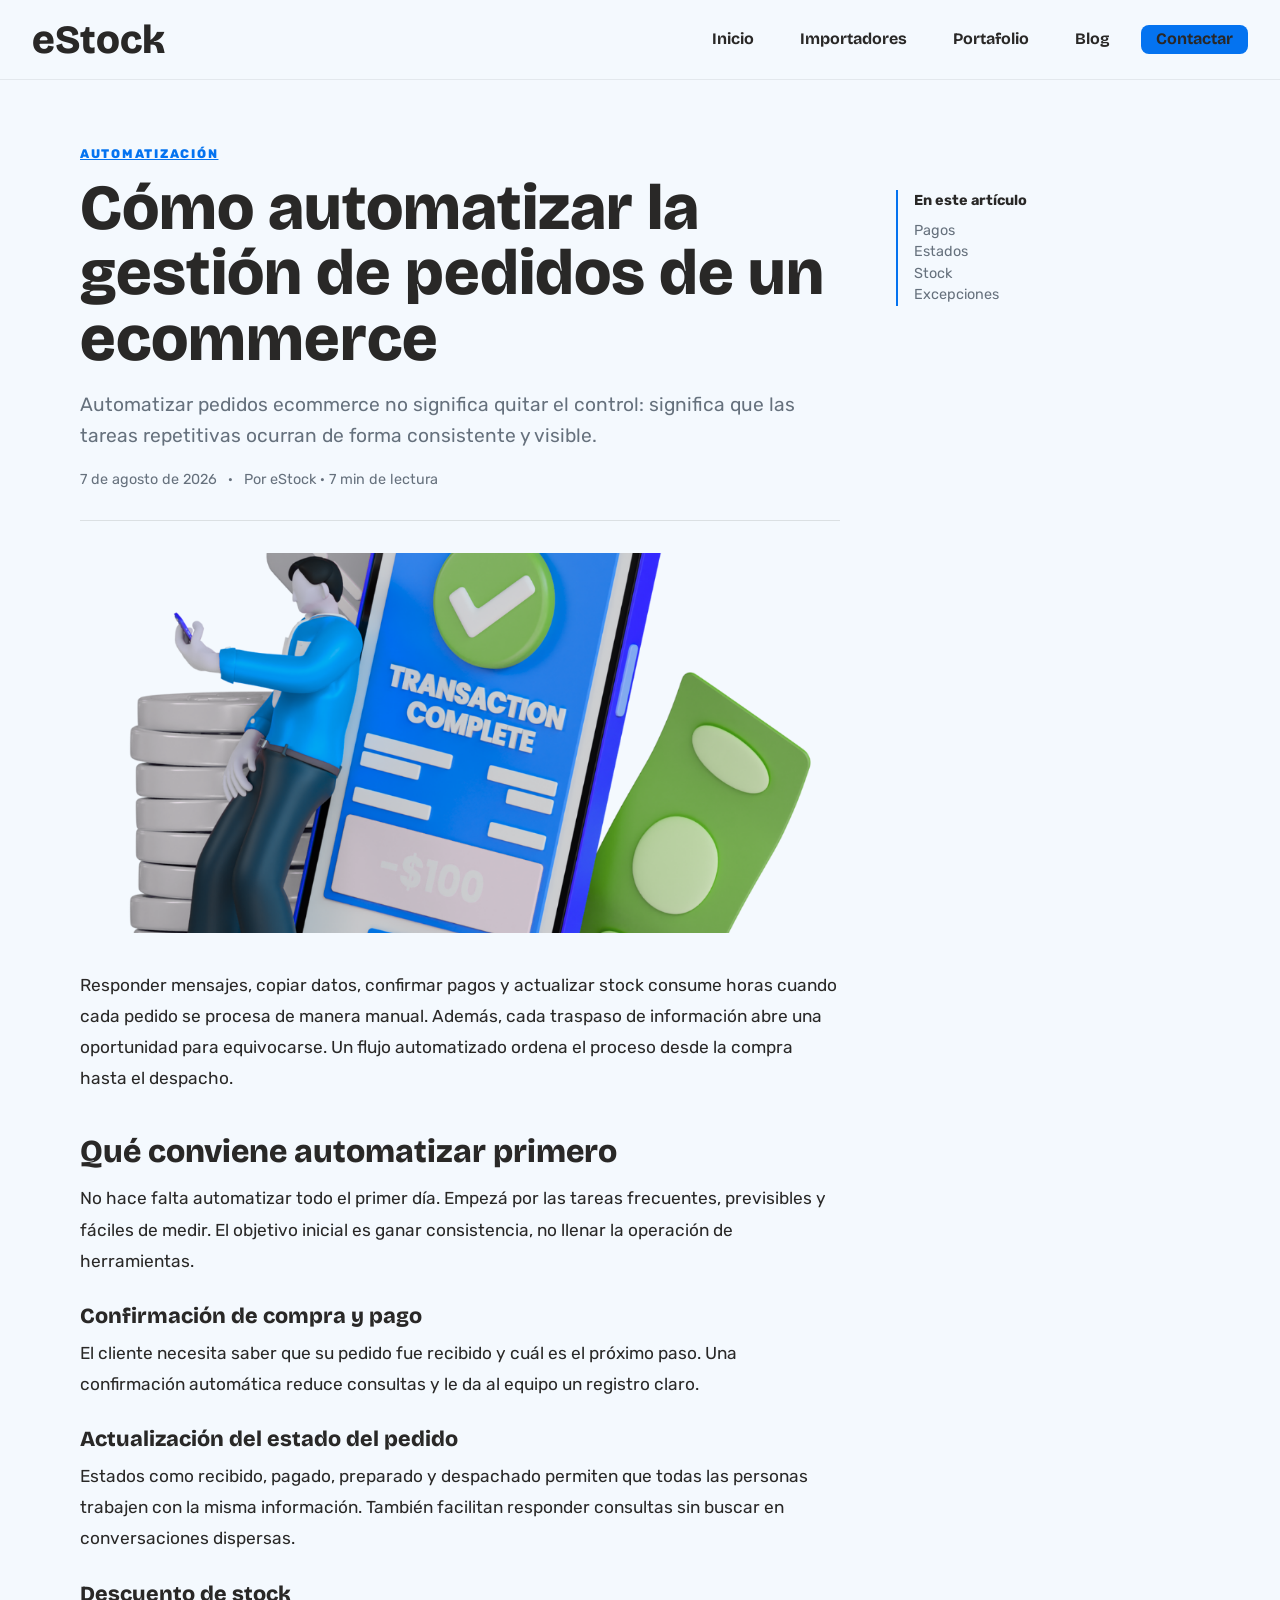
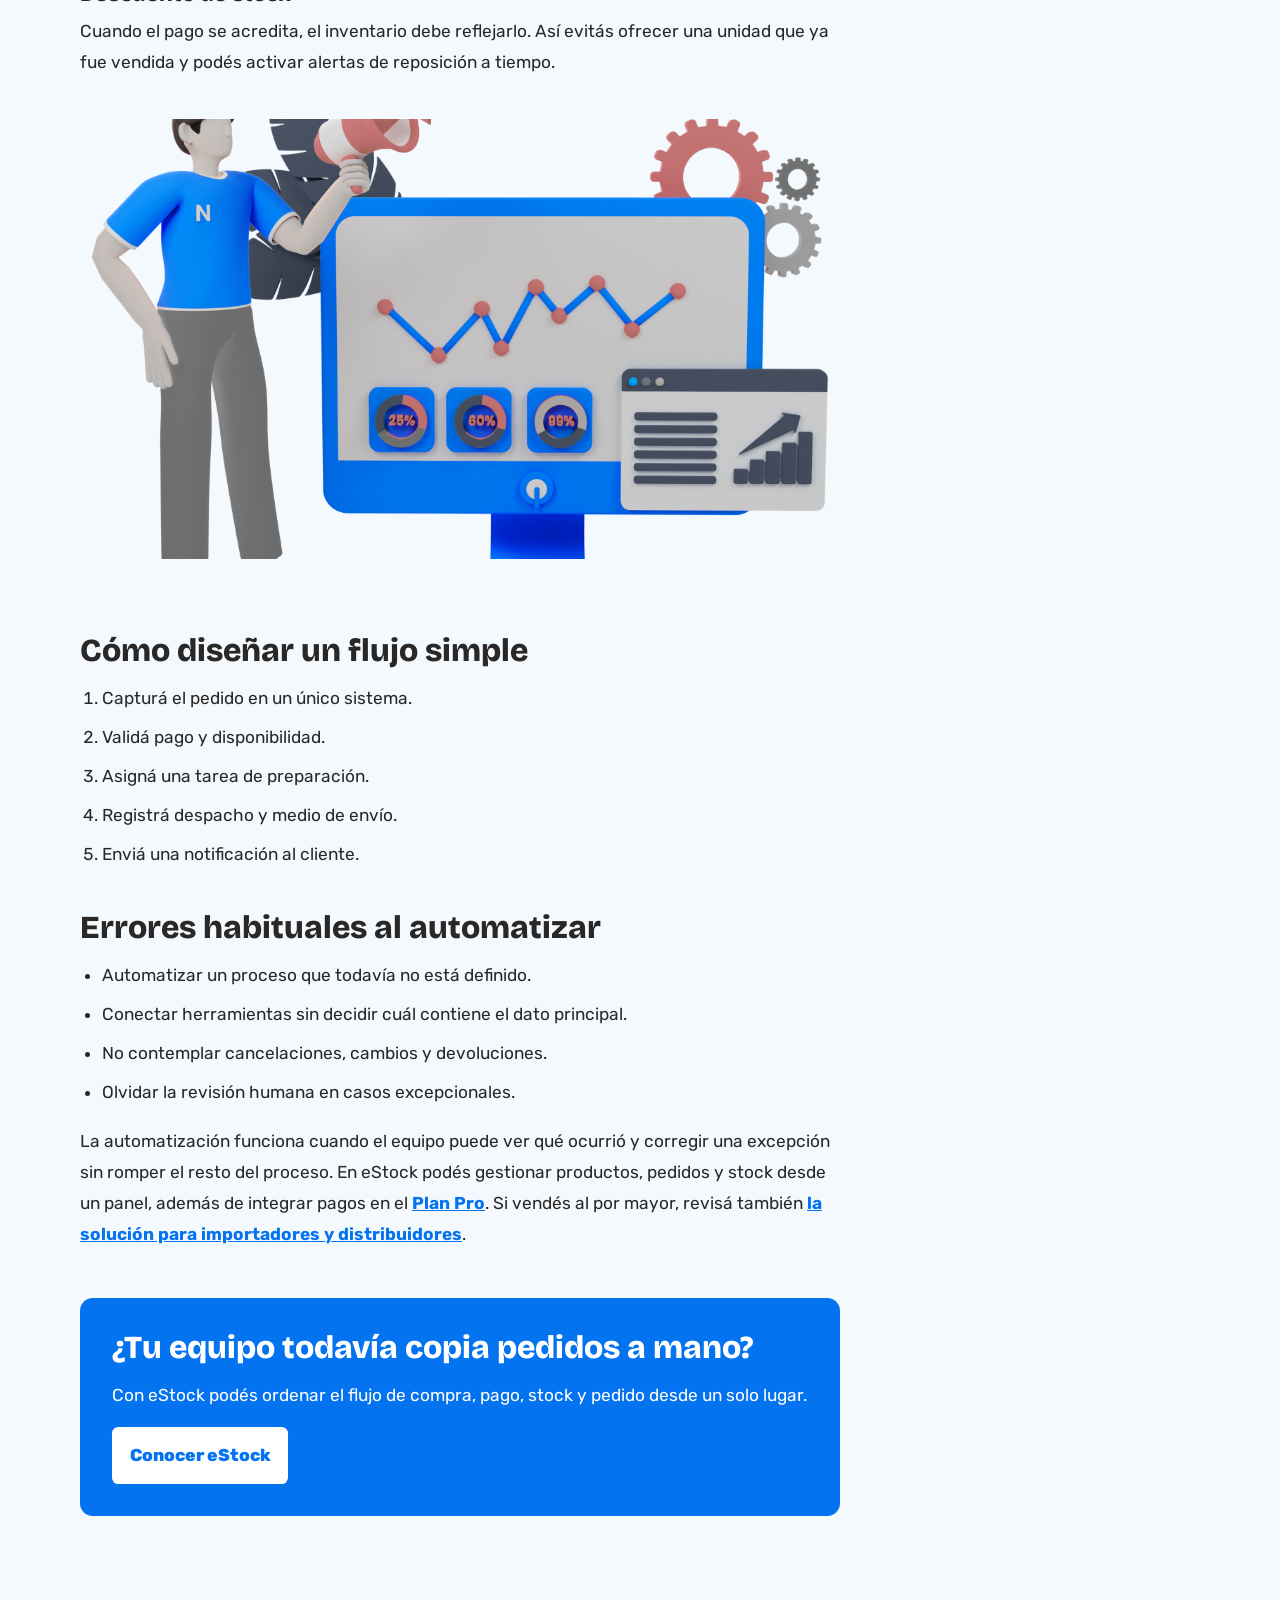
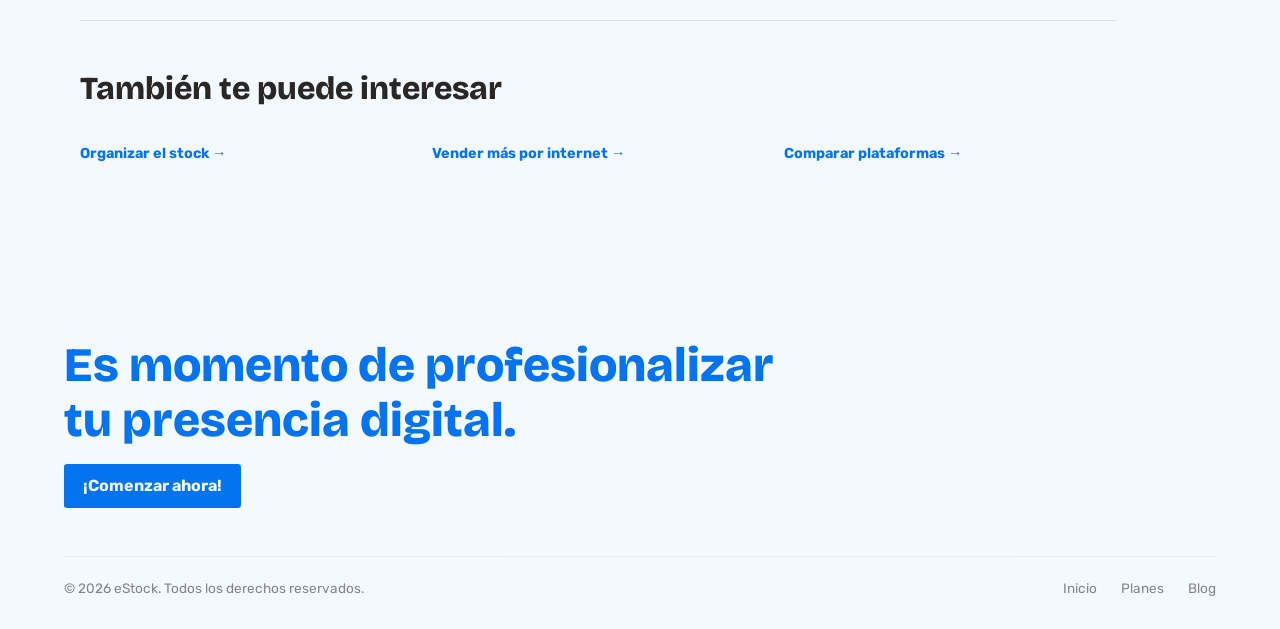
<file: blog/posts/como-automatizar-pedidos-de-un-ecommerce.html>
<!doctype html>
<html lang="es-AR"><head><meta charset="UTF-8"><meta name="viewport" content="width=device-width, initial-scale=1.0"><title>Cómo automatizar pedidos de un ecommerce | eStock</title><meta name="description" content="Aprendé cómo automatizar pedidos ecommerce, reducir tareas manuales y crear un flujo de ventas más ordenado, rápido y fácil de controlar."><link rel="canonical" href="https://estock.digital/blog/posts/como-automatizar-pedidos-de-un-ecommerce.html"><meta property="og:title" content="Cómo automatizar la gestión de pedidos de un ecommerce"><meta property="og:description" content="Qué tareas automatizar primero y cómo diseñar un flujo de pedidos que reduzca trabajo manual."><meta property="og:image" content="https://estock.digital/img/scroll-section-pay.png"><meta property="og:url" content="https://estock.digital/blog/posts/como-automatizar-pedidos-de-un-ecommerce.html"><meta property="og:type" content="article"><meta property="og:site_name" content="eStock"><meta name="twitter:card" content="summary_large_image"><meta name="twitter:title" content="Cómo automatizar pedidos de un ecommerce"><meta name="twitter:description" content="Diseñá un flujo de pedidos más ordenado y eficiente."><meta name="twitter:image" content="https://estock.digital/img/scroll-section-pay.png"><link rel="icon" href="../../img/eStockFavicon.png"><link rel="stylesheet" href="../../css/normalice.css"><link rel="stylesheet" href="../../css/main.css"><link rel="stylesheet" href="../blog.css"><script type="application/ld+json">{"@context":"https://schema.org","@type":"BlogPosting","headline":"Cómo automatizar la gestión de pedidos de un ecommerce","description":"Qué tareas automatizar primero y cómo diseñar un flujo de pedidos que reduzca trabajo manual.","image":"https://estock.digital/img/scroll-section-pay.png","author":{"@type":"Organization","name":"eStock"},"datePublished":"2026-08-07","dateModified":"2026-08-07","publisher":{"@type":"Organization","name":"eStock","url":"https://estock.digital","logo":{"@type":"ImageObject","url":"https://estock.digital/img/logo.png"}},"mainEntityOfPage":{"@type":"WebPage","@id":"https://estock.digital/blog/posts/como-automatizar-pedidos-de-un-ecommerce.html"},"inLanguage":"es-AR"}</script></head>
<body class="blog-page"><header class="header"><a href="../../index.html" class="logo" style="text-decoration:none;color:inherit;">eStock</a><div class="hamburger" id="hamburger"><span></span><span></span><span></span></div><nav class="menu" id="menu"><ul class="menu-list"><li class="menu-item"><a href="../../index.html">Inicio</a></li><li class="menu-item"><a href="../../importadores.html">Importadores</a></li><li class="menu-item"><a href="../../portfolio.html">Portafolio</a></li><li class="menu-item"><a href="../">Blog</a></li><li class="menu-item"><a href="https://wa.me/541130504515?text=Hola%20eStock%2C%20quiero%20info%20sobre%20sus%20planes." target="_blank" rel="noopener noreferrer" class="contactoBtn">Contactar</a></li></ul></nav></header><main class="article-layout"><article><header class="article-header"><a class="article-category" href="../">Automatización</a><h1>Cómo automatizar la gestión de pedidos de un ecommerce</h1><p class="article-summary">Automatizar pedidos ecommerce no significa quitar el control: significa que las tareas repetitivas ocurran de forma consistente y visible.</p><div class="article-meta"><time datetime="2026-08-07">7 de agosto de 2026</time><span>·</span><span>Por eStock · 7 min de lectura</span></div></header><img class="article-hero-image" src="../../img/scroll-section-pay.png" alt="Flujo de pedidos y pagos automatizados en un ecommerce"><div class="article-content"><p>Responder mensajes, copiar datos, confirmar pagos y actualizar stock consume horas cuando cada pedido se procesa de manera manual. Además, cada traspaso de información abre una oportunidad para equivocarse. Un flujo automatizado ordena el proceso desde la compra hasta el despacho.</p><h2>Qué conviene automatizar primero</h2><p>No hace falta automatizar todo el primer día. Empezá por las tareas frecuentes, previsibles y fáciles de medir. El objetivo inicial es ganar consistencia, no llenar la operación de herramientas.</p><h3>Confirmación de compra y pago</h3><p>El cliente necesita saber que su pedido fue recibido y cuál es el próximo paso. Una confirmación automática reduce consultas y le da al equipo un registro claro.</p><h3>Actualización del estado del pedido</h3><p>Estados como recibido, pagado, preparado y despachado permiten que todas las personas trabajen con la misma información. También facilitan responder consultas sin buscar en conversaciones dispersas.</p><h3>Descuento de stock</h3><p>Cuando el pago se acredita, el inventario debe reflejarlo. Así evitás ofrecer una unidad que ya fue vendida y podés activar alertas de reposición a tiempo.</p><img src="../../img/scroll-section-admin.png" alt="Panel para gestionar estados de pedidos e inventario" loading="lazy"><h2>Cómo diseñar un flujo simple</h2><ol><li>Capturá el pedido en un único sistema.</li><li>Validá pago y disponibilidad.</li><li>Asigná una tarea de preparación.</li><li>Registrá despacho y medio de envío.</li><li>Enviá una notificación al cliente.</li></ol><h2>Errores habituales al automatizar</h2><ul><li>Automatizar un proceso que todavía no está definido.</li><li>Conectar herramientas sin decidir cuál contiene el dato principal.</li><li>No contemplar cancelaciones, cambios y devoluciones.</li><li>Olvidar la revisión humana en casos excepcionales.</li></ul><p>La automatización funciona cuando el equipo puede ver qué ocurrió y corregir una excepción sin romper el resto del proceso. En eStock podés gestionar productos, pedidos y stock desde un panel, además de integrar pagos en el <a href="../../index.html#planes">Plan Pro</a>. Si vendés al por mayor, revisá también <a href="../../importadores.html">la solución para importadores y distribuidores</a>.</p><section class="article-cta"><h2>¿Tu equipo todavía copia pedidos a mano?</h2><p>Con eStock podés ordenar el flujo de compra, pago, stock y pedido desde un solo lugar.</p><a href="https://wa.me/541130504515?text=Hola%20eStock%2C%20quiero%20automatizar%20los%20pedidos%20de%20mi%20ecommerce." target="_blank" rel="noopener noreferrer">Conocer eStock</a></section></div></article><aside class="article-aside"><strong>En este artículo</strong>Pagos<br>Estados<br>Stock<br>Excepciones</aside><section class="related-posts"><h2>También te puede interesar</h2><div class="blog-card-grid"><a class="blog-card-link" href="./como-organizar-el-stock-de-un-ecommerce.html">Organizar el stock →</a><a class="blog-card-link" href="./como-vender-mas-por-internet.html">Vender más por internet →</a><a class="blog-card-link" href="./tiendanube-vs-tienda-online-personalizada.html">Comparar plataformas →</a></div></section></main><footer class="footerContainer"><h2>Es momento de profesionalizar<br>tu presencia digital.</h2><p><a href="https://wa.me/541130504515?text=Hola%20eStock%2C%20quiero%20info%20sobre%20sus%20planes." target="_blank" rel="noopener noreferrer" class="contactoBtn">¡Comenzar ahora!</a></p><div class="footer-bottom"><span>© 2026 eStock. Todos los derechos reservados.</span><nav class="footer-nav"><a href="../../index.html">Inicio</a><a href="../../index.html#planes">Planes</a><a href="../">Blog</a></nav></div></footer><script src="../../js/nav.js"></script></body></html>
</file>
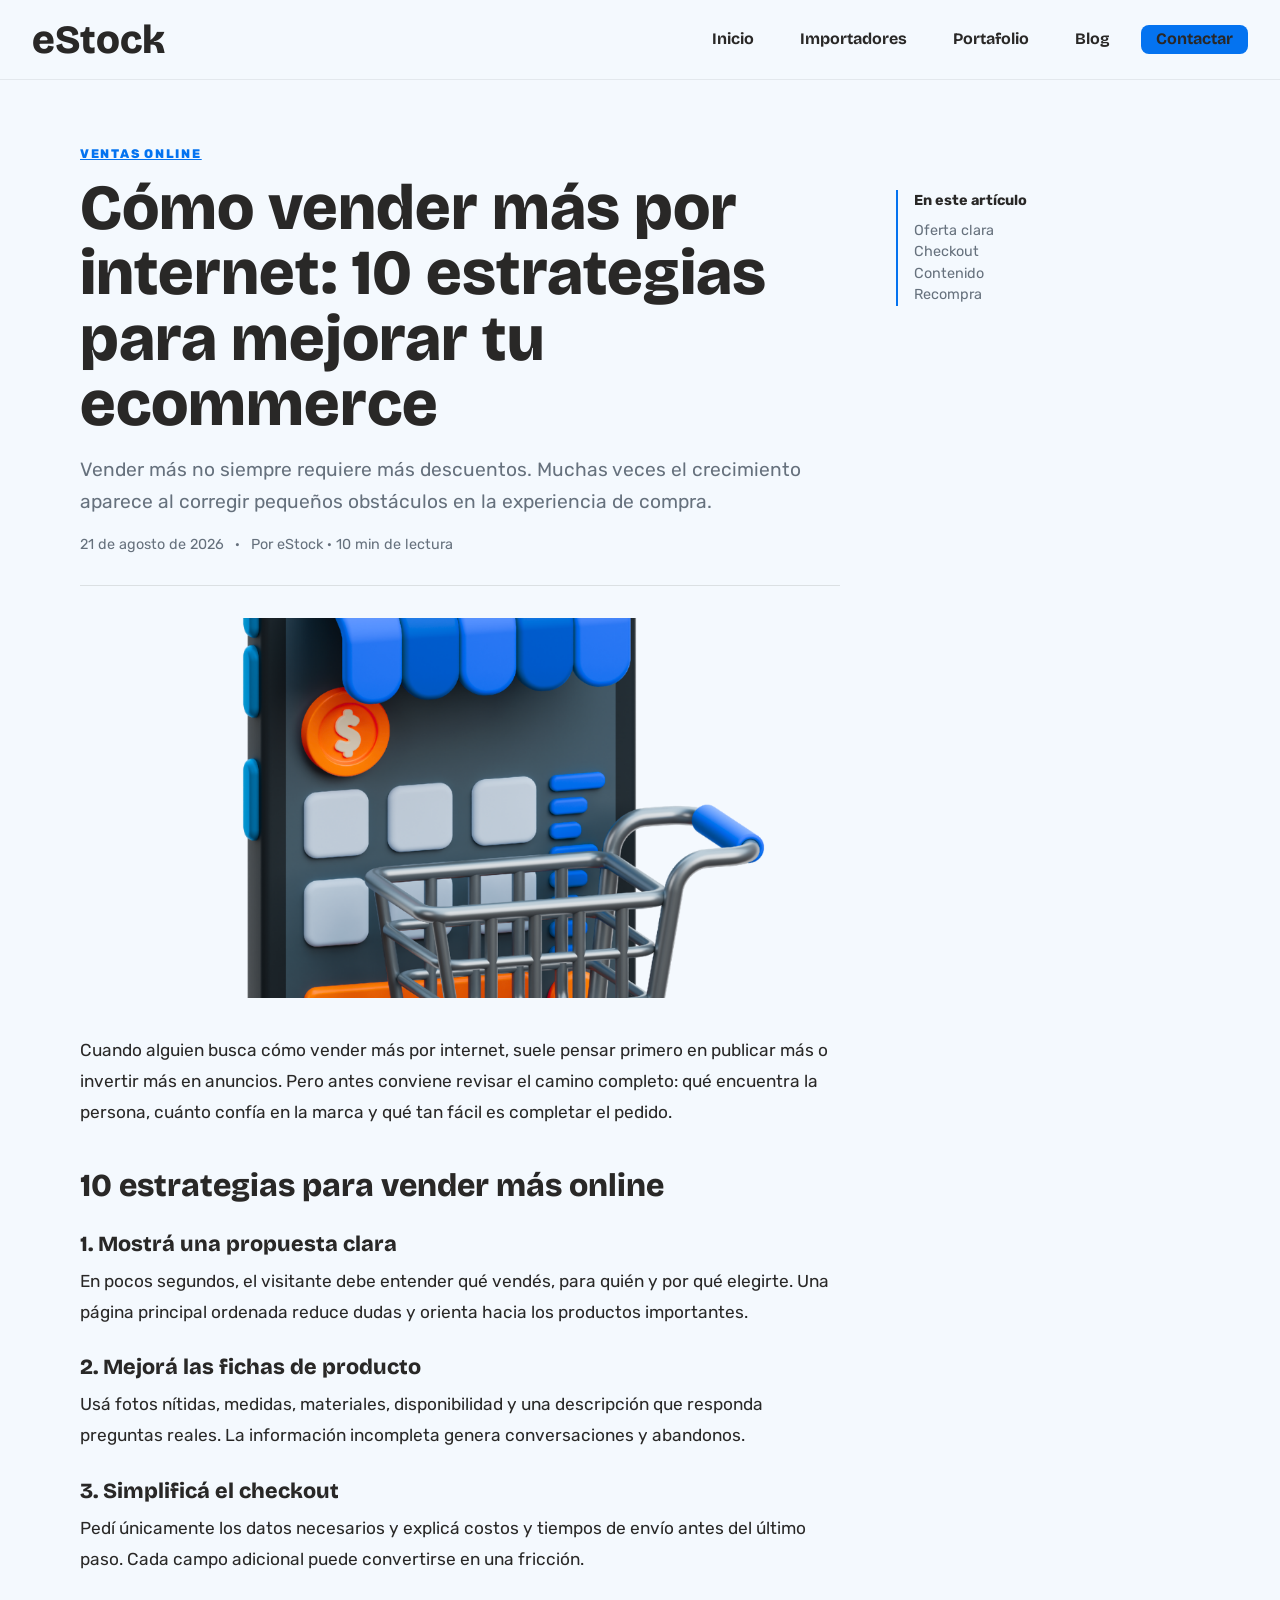
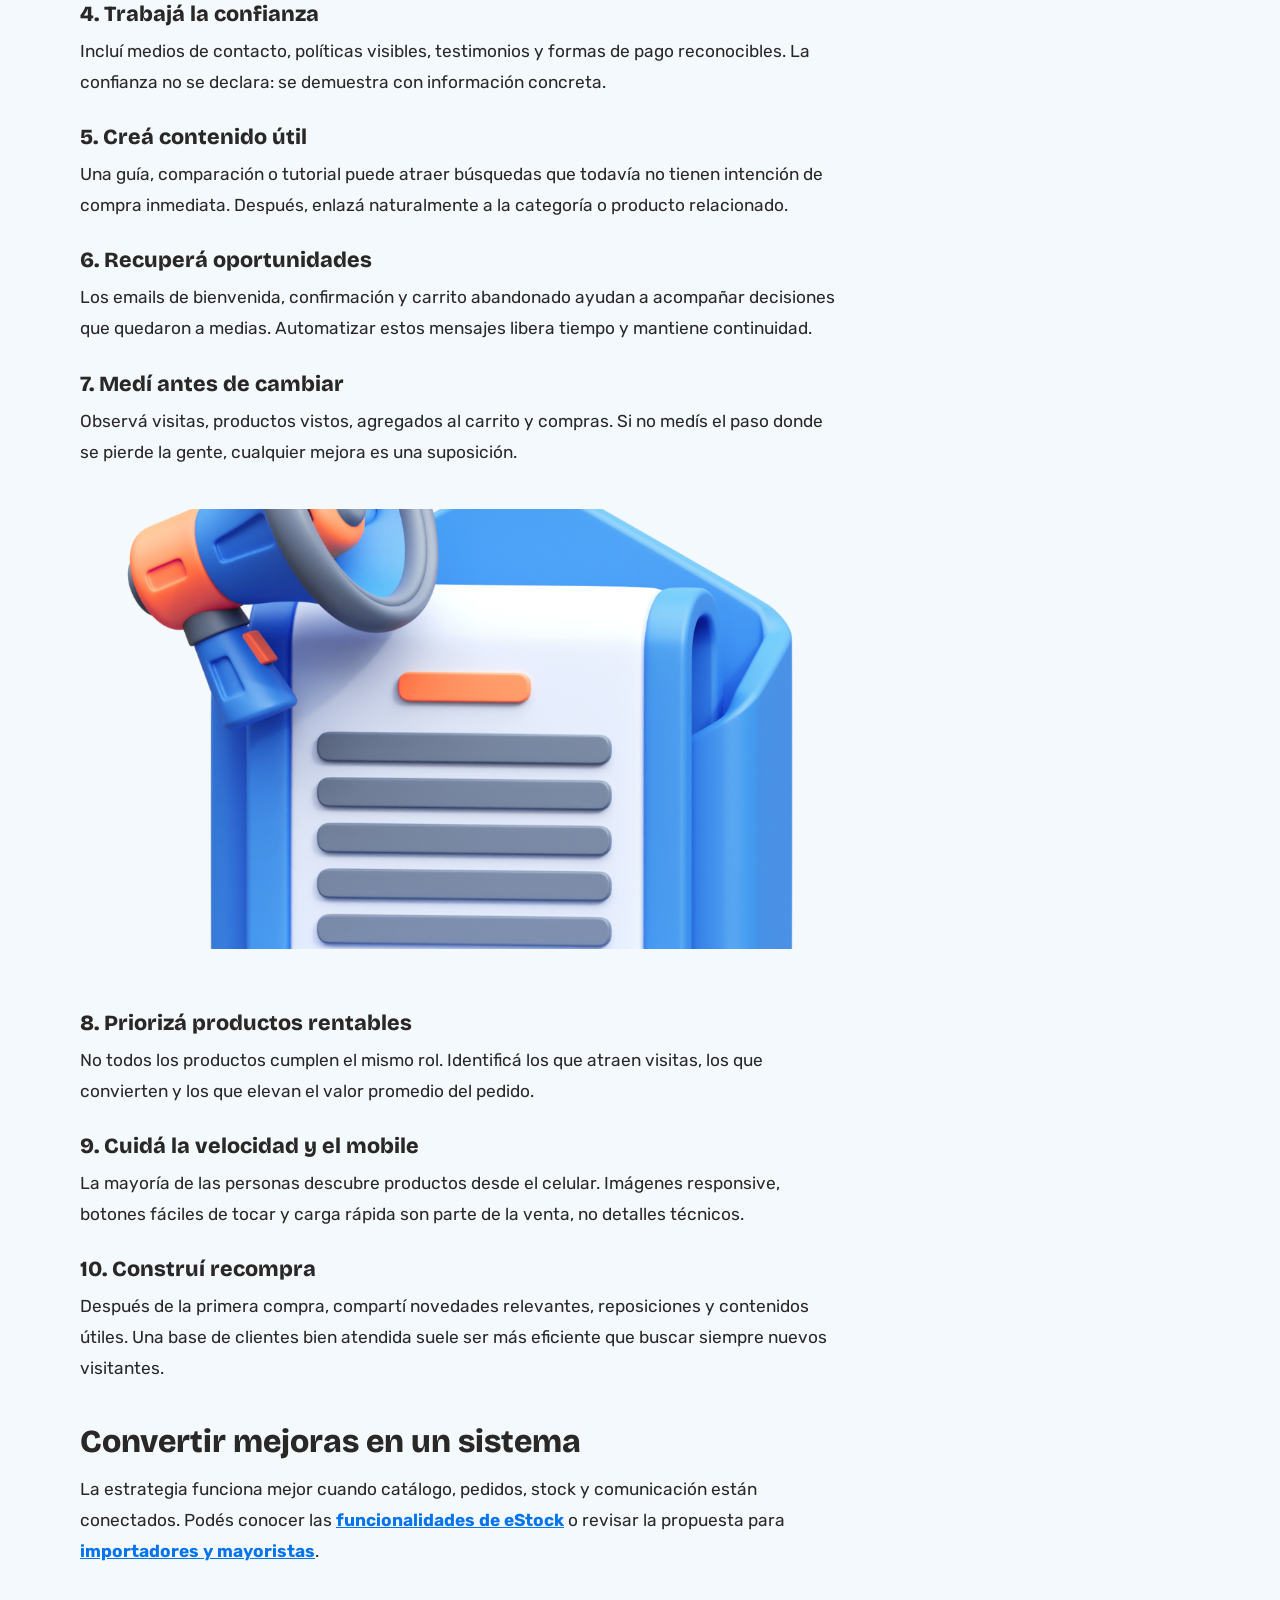
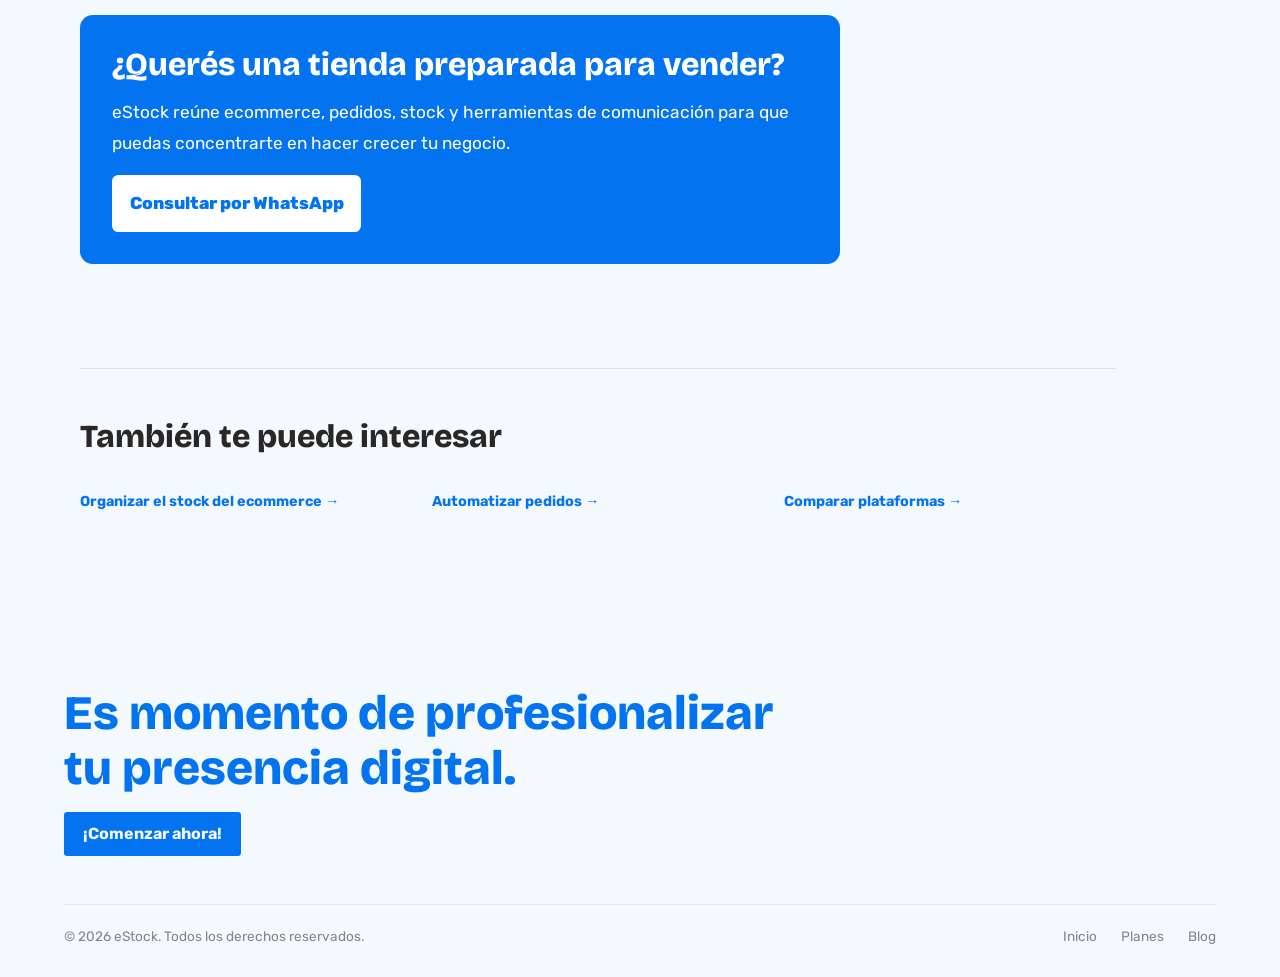
<file: blog/posts/como-vender-mas-por-internet.html>
<!doctype html>
<html lang="es-AR"><head><meta charset="UTF-8"><meta name="viewport" content="width=device-width, initial-scale=1.0"><title>Cómo vender más por internet: 10 estrategias | eStock</title><meta name="description" content="Descubrí 10 estrategias concretas para vender más por internet, mejorar tu ecommerce, atraer clientes y convertir visitas en compras."><link rel="canonical" href="https://estock.digital/blog/posts/como-vender-mas-por-internet.html"><meta property="og:title" content="Cómo vender más por internet: 10 estrategias para mejorar tu ecommerce"><meta property="og:description" content="Diez mejoras concretas para atraer visitas de calidad, generar confianza y convertir más ventas online."><meta property="og:image" content="https://estock.digital/img/scroll-section-ecom.png"><meta property="og:url" content="https://estock.digital/blog/posts/como-vender-mas-por-internet.html"><meta property="og:type" content="article"><meta property="og:site_name" content="eStock"><meta name="twitter:card" content="summary_large_image"><meta name="twitter:title" content="Cómo vender más por internet"><meta name="twitter:description" content="10 estrategias para mejorar tu ecommerce."><meta name="twitter:image" content="https://estock.digital/img/scroll-section-ecom.png"><link rel="icon" href="../../img/eStockFavicon.png"><link rel="stylesheet" href="../../css/normalice.css"><link rel="stylesheet" href="../../css/main.css"><link rel="stylesheet" href="../blog.css"><script type="application/ld+json">{"@context":"https://schema.org","@type":"BlogPosting","headline":"Cómo vender más por internet: 10 estrategias para mejorar tu ecommerce","description":"Diez mejoras concretas para atraer visitas de calidad, generar confianza y convertir más ventas online.","image":"https://estock.digital/img/scroll-section-ecom.png","author":{"@type":"Organization","name":"eStock"},"datePublished":"2026-08-21","dateModified":"2026-08-21","publisher":{"@type":"Organization","name":"eStock","url":"https://estock.digital","logo":{"@type":"ImageObject","url":"https://estock.digital/img/logo.png"}},"mainEntityOfPage":{"@type":"WebPage","@id":"https://estock.digital/blog/posts/como-vender-mas-por-internet.html"},"inLanguage":"es-AR"}</script></head>
<body class="blog-page"><header class="header"><a href="../../index.html" class="logo" style="text-decoration:none;color:inherit;">eStock</a><div class="hamburger" id="hamburger"><span></span><span></span><span></span></div><nav class="menu" id="menu"><ul class="menu-list"><li class="menu-item"><a href="../../index.html">Inicio</a></li><li class="menu-item"><a href="../../importadores.html">Importadores</a></li><li class="menu-item"><a href="../../portfolio.html">Portafolio</a></li><li class="menu-item"><a href="../">Blog</a></li><li class="menu-item"><a href="https://wa.me/541130504515?text=Hola%20eStock%2C%20quiero%20info%20sobre%20sus%20planes." target="_blank" rel="noopener noreferrer" class="contactoBtn">Contactar</a></li></ul></nav></header><main class="article-layout"><article><header class="article-header"><a class="article-category" href="../">Ventas online</a><h1>Cómo vender más por internet: 10 estrategias para mejorar tu ecommerce</h1><p class="article-summary">Vender más no siempre requiere más descuentos. Muchas veces el crecimiento aparece al corregir pequeños obstáculos en la experiencia de compra.</p><div class="article-meta"><time datetime="2026-08-21">21 de agosto de 2026</time><span>·</span><span>Por eStock · 10 min de lectura</span></div></header><img class="article-hero-image" src="../../img/scroll-section-ecom.png" alt="Tienda online preparada para vender por internet"><div class="article-content"><p>Cuando alguien busca cómo vender más por internet, suele pensar primero en publicar más o invertir más en anuncios. Pero antes conviene revisar el camino completo: qué encuentra la persona, cuánto confía en la marca y qué tan fácil es completar el pedido.</p><h2>10 estrategias para vender más online</h2><h3>1. Mostrá una propuesta clara</h3><p>En pocos segundos, el visitante debe entender qué vendés, para quién y por qué elegirte. Una página principal ordenada reduce dudas y orienta hacia los productos importantes.</p><h3>2. Mejorá las fichas de producto</h3><p>Usá fotos nítidas, medidas, materiales, disponibilidad y una descripción que responda preguntas reales. La información incompleta genera conversaciones y abandonos.</p><h3>3. Simplificá el checkout</h3><p>Pedí únicamente los datos necesarios y explicá costos y tiempos de envío antes del último paso. Cada campo adicional puede convertirse en una fricción.</p><h3>4. Trabajá la confianza</h3><p>Incluí medios de contacto, políticas visibles, testimonios y formas de pago reconocibles. La confianza no se declara: se demuestra con información concreta.</p><h3>5. Creá contenido útil</h3><p>Una guía, comparación o tutorial puede atraer búsquedas que todavía no tienen intención de compra inmediata. Después, enlazá naturalmente a la categoría o producto relacionado.</p><h3>6. Recuperá oportunidades</h3><p>Los emails de bienvenida, confirmación y carrito abandonado ayudan a acompañar decisiones que quedaron a medias. Automatizar estos mensajes libera tiempo y mantiene continuidad.</p><h3>7. Medí antes de cambiar</h3><p>Observá visitas, productos vistos, agregados al carrito y compras. Si no medís el paso donde se pierde la gente, cualquier mejora es una suposición.</p><img src="../../img/scroll-section-email.png" alt="Email marketing para mantener el contacto con clientes" loading="lazy"><h3>8. Priorizá productos rentables</h3><p>No todos los productos cumplen el mismo rol. Identificá los que atraen visitas, los que convierten y los que elevan el valor promedio del pedido.</p><h3>9. Cuidá la velocidad y el mobile</h3><p>La mayoría de las personas descubre productos desde el celular. Imágenes responsive, botones fáciles de tocar y carga rápida son parte de la venta, no detalles técnicos.</p><h3>10. Construí recompra</h3><p>Después de la primera compra, compartí novedades relevantes, reposiciones y contenidos útiles. Una base de clientes bien atendida suele ser más eficiente que buscar siempre nuevos visitantes.</p><h2>Convertir mejoras en un sistema</h2><p>La estrategia funciona mejor cuando catálogo, pedidos, stock y comunicación están conectados. Podés conocer las <a href="../../index.html#planes">funcionalidades de eStock</a> o revisar la propuesta para <a href="../../importadores.html">importadores y mayoristas</a>.</p><section class="article-cta"><h2>¿Querés una tienda preparada para vender?</h2><p>eStock reúne ecommerce, pedidos, stock y herramientas de comunicación para que puedas concentrarte en hacer crecer tu negocio.</p><a href="https://wa.me/541130504515?text=Hola%20eStock%2C%20quiero%20vender%20mas%20por%20internet." target="_blank" rel="noopener noreferrer">Consultar por WhatsApp</a></section></div></article><aside class="article-aside"><strong>En este artículo</strong>Oferta clara<br>Checkout<br>Contenido<br>Recompra</aside><section class="related-posts"><h2>También te puede interesar</h2><div class="blog-card-grid"><a class="blog-card-link" href="./como-organizar-el-stock-de-un-ecommerce.html">Organizar el stock del ecommerce →</a><a class="blog-card-link" href="./como-automatizar-pedidos-de-un-ecommerce.html">Automatizar pedidos →</a><a class="blog-card-link" href="./tiendanube-vs-tienda-online-personalizada.html">Comparar plataformas →</a></div></section></main><footer class="footerContainer"><h2>Es momento de profesionalizar<br>tu presencia digital.</h2><p><a href="https://wa.me/541130504515?text=Hola%20eStock%2C%20quiero%20info%20sobre%20sus%20planes." target="_blank" rel="noopener noreferrer" class="contactoBtn">¡Comenzar ahora!</a></p><div class="footer-bottom"><span>© 2026 eStock. Todos los derechos reservados.</span><nav class="footer-nav"><a href="../../index.html">Inicio</a><a href="../../index.html#planes">Planes</a><a href="../">Blog</a></nav></div></footer><script src="../../js/nav.js"></script></body></html>
</file>
<file: css/main.css>
@import url("https://fonts.googleapis.com/css2?family=Bricolage+Grotesque:opsz,wght@12..96,200..800&family=Rubik:ital,wght@0,300..900;1,300..900&display=swap");

* {
  margin: 0;
  padding: 0;
  box-sizing: border-box;
}

html {
  overflow-x: hidden;
}

:root {
  --clr-light-blue: #0473f0;
  --clr-white: #f4f9fe;
  --ff-titles: "Bricolage Grotesque", sans-serif;
  --ff-texts: "Rubik", sans-serif;
  --header-height: 80px;
  --header-height-mobile: 72px;
}

body {
  background-color: var(--clr-white);
  color: #292827;
  overflow-x: hidden;
}

.header {
  position: fixed;
  top: 0;
  left: 0;
  width: 100%;
  display: flex;
  justify-content: space-between;
  align-items: center;
  min-height: var(--header-height);
  padding: calc(1rem + env(safe-area-inset-top)) 2rem 1rem;
  backdrop-filter: blur(12px);
  -webkit-backdrop-filter: blur(12px);
  background-color: rgba(244, 249, 254, 0.88);
  border-bottom: 1px solid rgba(41, 40, 39, 0.08);
  z-index: 1000;
}

.hamburger {
  display: none;
  flex-direction: column;
  gap: 5px;
  cursor: pointer;
  z-index: 1100;
}

.hamburger span {
  width: 26px;
  height: 3px;
  background: #292827;
  border-radius: 4px;
  transition: 0.4s;
}

.menu-list {
  display: flex;
  list-style-type: none;
  gap: 1rem;
  font-family: var(--ff-titles);
  font-weight: 700;
}

.menu-item {
  padding: 5px 15px;
}

.menu-item a {
  color: #292827;
  text-decoration: none;
}

.contactoBtn:hover {
  color: var(--clr-white);
  transition: 0.2s;
}

.menu-item:last-of-type {
  background-color: var(--clr-light-blue);
  padding: 5px 15px;
  border-radius: 0.5rem;
  color: var(--clr-white);
}

.logo {
  font-family: var(--ff-titles);
  font-size: 2.5rem;
  font-weight: 800;
}

/* =====================
   HERO REDISEÑADO - BENTO GRID
===================== */
.hero {
  position: relative;
  overflow: hidden;
  min-height: 90vh;
  padding: 8rem 6% 3rem;
  display: flex;
  flex-direction: column;
  justify-content: center;
  background: linear-gradient(
    180deg,
    rgba(4, 115, 240, 0.06),
    rgba(244, 249, 254, 1)
  );
}

.hero::before {
  content: "";
  position: absolute;
  inset: 0;
  background-image: url("../img/background-hero-triangle.png");
  background-repeat: no-repeat;
  background-position: top right;
  background-size: 420px;
  opacity: 0.1;
  transform: translateX(45px) rotate(12deg);
  animation: driftHero 18s ease-in-out infinite alternate;
  pointer-events: none;
}

.hero::after {
  content: "";
  position: absolute;
  left: -60px;
  bottom: -80px;
  width: 520px;
  height: 520px;
  background: radial-gradient(
    circle at 35% 35%,
    rgba(4, 115, 240, 0.16),
    transparent 55%
  );
  filter: blur(30px);
  opacity: 0.9;
  animation: floatGlow 20s ease-in-out infinite alternate;
  pointer-events: none;
}

.hero-content {
  position: relative;
  z-index: 1;
  max-width: 1200px;
  margin: 0 auto;
  display: grid;
  grid-template-columns: 1fr 1fr;
  gap: 3rem;
  align-items: center;
}

/* =====================
   HERO COPY
===================== */

.hero-copy {
  display: flex;
  flex-direction: column;
  gap: 1.5rem;
  max-width: 560px;
}

.hero .eyebrow {
  font-family: var(--ff-texts);
  text-transform: uppercase;
  letter-spacing: 0.18em;
  color: var(--clr-light-blue);
  font-size: 0.95rem;
}

.hero h1 {
  font-family: var(--ff-titles);
  font-size: clamp(2.8rem, 4vw, 4.2rem);
  line-height: 1.05;
  max-width: 520px;
}

.hero p {
  font-family: var(--ff-texts);
  font-size: 1rem;
  line-height: 1.8;
  max-width: 480px;
  opacity: 0.8;
}

.hero p span {
  color: var(--clr-light-blue);
  font-weight: 900;
  opacity: 1;
}

.hero-buttons {
  display: flex;
  align-items: center;
  gap: 1rem;
  flex-wrap: wrap;
  margin-top: 0.5rem;
}

.hero-buttons .contactoBtn,
.hero-buttons .secondaryBtn {
  display: inline-flex;
  align-items: center;
  justify-content: center;
  height: 3rem;
  padding: 0 1.4rem;
  border-radius: 999px;
  font-family: var(--ff-texts);
  font-size: 1rem;
  font-weight: 700;
  text-decoration: none;
  line-height: 1;
  margin: 0;
  vertical-align: middle;
}

.hero-buttons .contactoBtn {
  background: var(--clr-light-blue);
  color: var(--clr-white);
  border: 1px solid var(--clr-light-blue);
}

.hero-buttons .secondaryBtn {
  border: 1px solid #292827;
  color: #292827;
  background: transparent;
}

.hero-buttons .contactoBtn:hover,
.hero-buttons .secondaryBtn:hover {
  transform: translateY(-2px);
}

/* =====================
   HERO BENTO GRID
===================== */

.hero-bento {
  display: grid;
  grid-template-columns: 1fr 1fr;
  grid-template-rows: 1fr 1fr;
  gap: 0.75rem;
  width: 100%;
  max-width: 560px;
}

.bento-item {
  position: relative;
  overflow: hidden;
  border-radius: 1.5rem;
  background: #eef7ff;
  box-shadow: 0 20px 50px rgba(4, 115, 240, 0.1);
  cursor: pointer;
  transition: box-shadow 0.35s ease;
}

.bento-item:hover {
  box-shadow: 0 24px 48px rgba(4, 115, 240, 0.25);
}

.bento-small {
  box-shadow: 0 12px 32px rgba(4, 115, 240, 0.12);
}

.bento-small:hover {
  box-shadow: 0 16px 40px rgba(4, 115, 240, 0.28);
}

.bento-large {
  grid-row: 1 / -1;
  min-height: 420px;
}

.bento-small {
  aspect-ratio: 1 / 1;
  border-radius: 1.25rem;
}

.bento-item img {
  position: absolute;
  inset: 0;
  width: 100%;
  height: 100%;
  object-fit: cover;
  object-position: center;
  display: block;
}

.bento-caption {
  position: absolute;
  bottom: 0;
  left: 0;
  right: 0;
  padding: 2rem 1.2rem 1.2rem;
  background: linear-gradient(
    180deg,
    rgba(3, 29, 65, 0) 0%,
    rgba(3, 29, 65, 0.9) 100%
  );
  color: #ffffff;
}

.bento-label {
  display: inline-block;
  font-family: var(--ff-texts);
  text-transform: uppercase;
  letter-spacing: 0.14em;
  font-size: 0.65rem;
  font-weight: 600;
  color: #fff;
  background: rgba(4, 115, 240, 0.45);
  backdrop-filter: blur(4px);
  padding: 0.3rem 0.65rem;
  border-radius: 100px;
  margin-bottom: 0.55rem;
}

.bento-caption h3 {
  font-family: var(--ff-titles);
  font-size: 1.2rem;
  margin: 0;
  line-height: 1.2;
  text-shadow: 0 1px 8px rgba(0, 0, 0, 0.2);
}

.bento-small .bento-caption {
  padding: 1.5rem 1rem 1rem;
}

.bento-small .bento-label {
  font-size: 0.6rem;
  padding: 0.25rem 0.55rem;
  display: none;
}

.bento-small .bento-caption h3 {
  font-size: 1rem;
}

.bento-item::before {
  content: "";
  position: absolute;
  inset: 0;
  background: linear-gradient(
    135deg,
    rgba(255, 255, 255, 0.08),
    transparent 55%
  );
  pointer-events: none;
}

/* Bento slider track (mobile only, hidden on desktop) */
.bento-slider-track {
  display: contents;
}

.bento-dots {
  display: none;
}

/* =====================
   HERO STATS BAR
===================== */

.hero-stats-bar {
  position: relative;
  z-index: 1;
  max-width: 1200px;
  margin: 3rem auto 0;
  width: 100%;
  display: flex;
  align-items: center;
  justify-content: flex-start;
  gap: 2rem;
  flex-wrap: wrap;
}

.stat-item {
  display: flex;
  align-items: center;
  gap: 0.75rem;
}

p.stat-number {
  font-family: var(--ff-titles);
  font-size: 2.4rem;
  font-weight: 900;
  line-height: 1;
  color: var(--clr-light-blue);
}

.stat-divider {
  width: 3px;
  height: 3px;
  border-radius: 50%;
  background: rgba(41, 40, 39, 0.25);
  flex-shrink: 0;
}

.stat-text {
  font-family: var(--ff-texts);
  font-size: 0.85rem;
  color: #292827;
  opacity: 0.55;
  white-space: nowrap;
}

@keyframes driftHero {
  0% {
    transform: translateX(45px) rotate(12deg);
    opacity: 0.16;
  }
  100% {
    transform: translateX(-15px) rotate(8deg);
    opacity: 0.12;
  }
}

@keyframes floatGlow {
  0% {
    transform: translateY(0) scale(1);
    opacity: 0.95;
  }
  100% {
    transform: translateY(-16px) scale(1.04);
    opacity: 0.82;
  }
}

.clientes-section {
  position: relative;
  padding: 5rem 2rem;
  text-align: center;
  background-color: var(--clr-white);
}

.clientes-section::after {
  content: "";
  position: absolute;
  inset: 0;

  opacity: 0.1;
  background-image: url("../img/background-hero-circle-&-dots.png");
  background-size: contain;
  background-position: center;

  mix-blend-mode: multiply;
  /* 🔥 más integrado */

  pointer-events: none;
  z-index: 100;
}

.clientes-container {
  max-width: 900px;
  margin: 0 auto;
}

.clientes-title {
  font-family: var(--ff-titles);
  font-size: 4rem;
  font-weight: 900;
  color: var(--clr-light-blue);
  margin-bottom: 0.5rem;
}

.clientes-subtitle {
  font-family: var(--ff-texts);
  font-size: 1.4rem;
  opacity: 0.7;
  margin-bottom: 2.5rem;
}

.clientes-logos {
  display: flex;
  justify-content: space-between;
  align-items: center;
  gap: 3rem;
  flex-wrap: wrap;
}

.clientes-logos img {
  max-width: 240px;
  height: auto;
  opacity: 0.8;
  transition:
    transform 0.3s ease,
    opacity 0.3s ease;
}

.clientes-logos img:last-of-type {
  filter: brightness(0);
}

.clientes-logos img:hover {
  transform: scale(1.05);
  opacity: 1;
}

@media (max-width: 768px) {
  .clientes-section {
    padding: 6rem 1rem;
    padding-bottom: 0;
  }

  /* 👇 decorativo más liviano */
  .clientes-section::after {
    opacity: 0.1;
    background-size: 100%;
    background-position: center;
  }

  .clientes-title {
    font-size: 2.2rem;
    line-height: 1.1;
  }

  .clientes-subtitle {
    font-size: 1rem;
    padding: 0 0.5rem;
    margin-bottom: 2rem;
  }

  /* 👇 logos mejor distribuidos */
  .clientes-logos {
    justify-content: center;
    gap: 2rem;
  }

  .clientes-logos img {
    max-width: 120px;
  }
}

/* =====================
   STATS
===================== */

.hero-stats {
  margin: 5rem 0 0;
  display: grid;
  grid-template-columns: repeat(3, 1fr);
}

.hero-stat {
  display: flex;
  justify-content: center;
  cursor: pointer;
  position: relative;
  overflow: hidden;
  z-index: 1;
}

.hero-stat .hover-bg {
  position: absolute;
  bottom: 0;
  left: 0;
  width: 100%;
  height: 50%;
  background-color: var(--clr-light-blue);
  transform-origin: bottom;
  transform: scaleY(0);
  z-index: -1;
  opacity: 0.6;
}

.hero-stat > * {
  position: relative;
  z-index: 2;
  padding: 5% 5% 0;
}

.hero-stat.last {
  align-items: end;
}

.hero-stat.center {
  align-items: center;
}

.hero-stats .number {
  font-family: var(--ff-titles);
  font-size: 3rem;
  font-weight: 900;
  line-height: 1;
}

.hero-stats .text {
  font-family: var(--ff-texts);
  font-size: 0.8rem;
}

/* hero services */
.hero-services-container {
  display: grid;
  grid-template-columns: 1fr 1fr;
  gap: 1rem;
  padding: 5% 12% 2%;
}

.hero-services-container:last-of-type {
  padding-bottom: 6%;
}

.hero-services-title {
  grid-column: 1 / -1;
  grid-row: 1;
  text-align: center;
  font-family: var(--ff-titles);
  font-size: 2rem;
  font-weight: 900;
  color: #292827;
  display: block;
  margin-bottom: 1rem;
}

/* =========================================
   PLAN CARDS — Minimalista con Accent Bar
   ========================================= */
.hero-services-item {
  position: relative;

  display: flex;
  flex-flow: column;
  justify-content: space-between;

  font-family: var(--ff-texts);
  line-height: 1.4;
}

/* --- Accent Bar Card --- */
.plan-card {
  border: none;
  border-left: 5px solid var(--clr-light-blue);
  background: var(--clr-white);
  border-radius: 0.75rem;
  padding: 2rem 2rem 1.5rem;
  box-shadow: 0 4px 20px rgba(0, 0, 0, 0.06);
  transition:
    transform 0.3s ease,
    box-shadow 0.3s ease;
}

.plan-card:hover {
  transform: translateY(-6px);
  box-shadow: 0 12px 32px rgba(4, 115, 240, 0.12);
}

/* Pro card — accent bar con gradiente */
.plan-card--pro {
  border-left: 5px solid transparent;
  border-image: linear-gradient(180deg, #0473f0, #6c5ce7) 1;
}

/* --- Header: nombre + precio --- */
.plan-card-header {
  margin-bottom: 0.5rem;
}

.plan-name {
  font-family: var(--ff-titles);
  font-size: 2rem;
  font-weight: 900;
  color: #292827;
  display: block;
  margin-bottom: 0.3rem;
}

.plan-price {
  font-size: 1.5rem;
  font-weight: 800;
  color: #292827;
  margin-bottom: 0;
}

/* etiqueta de descuento */
.price-discount {
  font-size: 0.8rem;
  font-weight: 700;
  padding: 0.2rem 0.5rem;
  border-radius: 2rem;
  background-color: rgba(4, 115, 240, 0.1);
  color: var(--clr-light-blue);
  line-height: 1;
  vertical-align: middle;
  margin-left: 0.3rem;
}

/* --- Tagline --- */
.plan-tagline {
  font-size: 0.95rem;
  line-height: 1.5;
  color: #292827;
  opacity: 0.65;
  margin-bottom: 1rem;
}

/* --- Features list --- */
.plan-features {
  list-style: none;
  padding: 0;
  margin: 0 0 1.5rem;
}

.plan-features li {
  position: relative;
  padding-left: 1.5rem;
  margin-bottom: 0.55rem;
  font-size: 0.95rem;
  color: #292827;
  line-height: 1.4;
}

.plan-features li::before {
  content: "✓";
  position: absolute;
  left: 0;
  color: var(--clr-light-blue);
  font-weight: 700;
  font-size: 0.9rem;
}

/* --- CTA button --- */
.plan-cta {
  display: inline-block;
  width: fit-content;
  font-family: var(--ff-texts);
  font-size: 1rem;
  font-weight: 600;
  padding: 0.65rem 1.6rem;
  border-radius: 2rem;
  background-color: #292827;
  color: var(--clr-white);
  cursor: pointer;
  transition:
    background-color 0.3s ease,
    color 0.3s ease,
    transform 0.2s ease;
}

.plan-cta:hover {
  background-color: var(--clr-light-blue);
  color: var(--clr-white);
  transform: scale(1.03);
}

/* --- Badge "Más popular" --- */
.plan-badge {
  position: absolute;
  top: 0;
  right: 0;
  background: linear-gradient(135deg, #0473f0, #6c5ce7);
  color: var(--clr-white);
  font-family: var(--ff-texts);
  font-size: 0.7rem;
  font-weight: 700;
  padding: 0.35rem 0.9rem;
  border-bottom-left-radius: 0.75rem;
  border-top-right-radius: 0.75rem;
  letter-spacing: 0.08em;
  text-transform: uppercase;
  z-index: 10;
}

/* modal */
/* OVERLAY */
.modal-overlay {
  position: fixed;
  inset: 0;
  background: rgba(0, 0, 0, 0.5);
  backdrop-filter: blur(8px);
  opacity: 0;
  pointer-events: none;
  z-index: 100000;
}

/* MODAL */
.modal {
  position: fixed;
  left: 50%;
  top: 50%;
  transform: translate(-50%, 100%);
  width: 90%;
  max-width: 640px;
  max-height: 85vh;
  background: var(--clr-white);
  color: #292827;
  border: none;
  border-radius: 1rem;
  box-shadow: 0 25px 60px rgba(0, 0, 0, 0.2);
  opacity: 0;
  z-index: 100000;
  pointer-events: none;
  display: flex;
  flex-direction: column;
  overflow: hidden;
}

.modal-close {
  position: absolute;
  top: 16px;
  right: 16px;
  border: none;
  background: rgba(4, 115, 240, 0.08);
  width: 36px;
  height: 36px;
  border-radius: 50%;
  font-size: 18px;
  font-weight: 900;
  color: var(--clr-light-blue);
  cursor: pointer;
  display: flex;
  align-items: center;
  justify-content: center;
  transition: background 0.2s ease;
  z-index: 10;
}

.modal-close:hover {
  background: rgba(4, 115, 240, 0.15);
}

body.modal-open {
  position: fixed;
  width: 100%;
  overflow: hidden;
  touch-action: none;
}

/* ===== PLAN MODAL CONTENT ===== */

.modal-content {
  padding: 2rem 2rem 2.5rem;
  max-height: calc(85vh - 60px);
  overflow-y: auto;
  font-family: var(--ff-texts);
  scroll-behavior: smooth;
  z-index: 1000;
}

/* scrollbar personalizada */
.modal-content::-webkit-scrollbar {
  width: 6px;
}

.modal-content::-webkit-scrollbar-track {
  background: transparent;
}

.modal-content::-webkit-scrollbar-thumb {
  background: rgba(4, 115, 240, 0.25);
  border-radius: 3px;
}

.modal-content::-webkit-scrollbar-thumb:hover {
  background: rgba(4, 115, 240, 0.4);
}

/* Título principal */
.plan-title {
  font-family: var(--ff-titles);
  font-size: 2rem;
  font-weight: 900;
  margin-bottom: 4px;
  color: #292827;
}

/* Subtítulo */
.plan-subtitle {
  font-size: 0.9rem;
  opacity: 0.55;
  margin-bottom: 1.5rem;
}

/* Secciones */
.plan-section {
  padding: 1.25rem 0;
  border-top: 1px solid rgba(4, 115, 240, 0.1);
}

.plan-section:first-of-type {
  border-top: none;
  padding-top: 0;
}

/* Títulos de sección con icono */
.plan-section h3 {
  display: flex;
  align-items: center;
  gap: 0.5rem;
  font-size: 1rem;
  font-weight: 700;
  color: #292827;
  margin-bottom: 0.75rem;
}

.section-icon {
  font-size: 1.1rem;
  flex-shrink: 0;
}

/* Section toggle button */
.section-toggle {
  display: flex;
  align-items: center;
  justify-content: space-between;
  width: 100%;
  background: none;
  border: none;
  cursor: pointer;
  padding: 0;
  text-align: left;
}

.section-toggle h3 {
  display: flex;
  align-items: center;
  gap: 0.5rem;
  font-size: 1rem;
  font-weight: 700;
  color: #292827;
  margin-bottom: 0;
}

.section-toggle:hover {
  opacity: 0.8;
}

.section-toggle-icon {
  transition: transform 0.3s ease;
  flex-shrink: 0;
  color: #292827;
}

.section-toggle[aria-expanded="true"] .section-toggle-icon {
  transform: rotate(180deg);
}

/* Section content (collapsible) */
.section-content {
  overflow: hidden;
  max-height: 0;
  opacity: 0;
  transition:
    max-height 0.4s ease,
    opacity 0.3s ease;
}

.section-content.is-open {
  max-height: 500px;
  opacity: 1;
}

/* Listas */
.plan-section ul {
  list-style: none;
  padding-left: 0;
  margin: 0;
}

/* Items */
.plan-section li {
  position: relative;
  padding-left: 22px;
  margin-bottom: 10px;
  font-size: 14px;
  line-height: 1.5;
  color: #292827;
}

/* Bullet moderno */
.plan-section li::before {
  content: "•";
  position: absolute;
  left: 0;
  top: 0;
  color: var(--clr-light-blue);
  /* azul SaaS */
  font-size: 18px;
  line-height: 1;
}

/* Negritas */
.plan-section strong {
  font-weight: 600;
  color: #292827;
}

/* Texto secundario */
.plan-section small {
  font-size: 12px;
  opacity: 0.8;
}

/* Scrollbar discreta */
.modal-content::-webkit-scrollbar {
  width: 6px;
}

.modal-content::-webkit-scrollbar-thumb {
  background: #d1d5db;
  border-radius: 4px;
}

/* modal video de muestra */
/* ===== VIDEO DEMO ===== */

.plan-video-section {
  padding-bottom: 0;
}

.plan-video-text {
  font-size: 14px;
  opacity: 0.7;
  margin-bottom: 14px;
  max-width: 95%;
}

.plan-video-wrapper {
  width: 100%;
  border-radius: 0.5rem;
  overflow: hidden;
  background: var(--clr-light-blue);
  box-shadow: 0 15px 40px rgba(0, 0, 0, 0.15);
}

/* Video */
.plan-video-wrapper img {
  width: 100%;
  height: 400px;
  display: block;
  margin: 1rem 0;
}

/* wrapper original se mantiene */

/* SLIDER */
.plan-video-wrapper .pvw-slider {
  position: relative;
  overflow: hidden;
}

.plan-video-wrapper .pvw-slides {
  display: flex;
  transition: transform 0.5s ease;
}

.plan-video-wrapper .pvw-slide {
  width: 100%;
  flex: 0 0 100%;
  object-fit: cover;
  cursor: zoom-in;
}

/* NAV */
.plan-video-wrapper .pvw-nav {
  position: absolute;
  top: 50%;
  transform: translateY(-50%);
  background: rgba(0, 0, 0, 0.4);
  border: none;
  color: #fff;
  font-size: 2rem;
  padding: 0.5rem 1rem;
  cursor: pointer;
  z-index: 2;
  border-radius: 0.5rem;
  transition: background 0.3s ease;
}

.plan-video-wrapper .pvw-nav:hover {
  background: rgba(0, 0, 0, 0.7);
}

.plan-video-wrapper .pvw-prev {
  left: 10px;
}

.plan-video-wrapper .pvw-next {
  right: 10px;
}

/* ocultar nav si hay 1 imagen */
.plan-video-wrapper.pvw-single .pvw-nav {
  display: none;
}

/* LIGHTBOX FULLSCREEN (aislado) */
.pvw-lightbox {
  position: fixed;
  inset: 0;
  background: #000;
  display: flex;
  align-items: center;
  justify-content: center;
  z-index: 9999;
  opacity: 0;
  pointer-events: none;
  transition: opacity 0.3s ease;
  padding: 2rem;
  /* evita que la imagen toque bordes */
  box-sizing: border-box;
}

.pvw-lightbox.pvw-active {
  opacity: 1;
  pointer-events: all;
}

.pvw-lightbox-img {
  max-width: 100%;
  max-height: 100%;
  width: auto;
  height: auto;
  object-fit: contain;
}

.pvw-close {
  position: absolute;
  top: 20px;
  right: 30px;
  font-size: 3rem;
  color: white;
  cursor: pointer;
  z-index: 10000;
}

/* Mobile ajustes video de muestra */
@media (max-width: 480px) {
  .plan-video-text {
    font-size: 13px;
  }

  .plan-video-wrapper {
    border-radius: 12px;
  }
}

/* Mobile */
@media (max-width: 480px) {
  .plan-title {
    font-size: 22px;
  }

  .plan-section h3 {
    font-size: 15px;
  }

  .plan-section li {
    font-size: 13px;
  }
}

/* MOBILE */
@media (max-width: 480px) {
  .modal {
    width: 94%;
    border-radius: 14px;
  }

  .modal-content {
    padding: 24px 18px;
  }
}

/* video */
.videoContainer {
  width: 100%;
  min-height: 90vh;
  background-color: var(--clr-light-blue);
  display: flex;
  align-items: center;
  padding: 4rem 6%;
  position: relative;
  z-index: 0;
}

/* elemento decorativo */
.videoContainer::after {
  content: "";
  position: absolute;

  width: 360px;
  height: 360px;

  background-image: url("../img/background-hero-corner-grey.png");
  background-repeat: no-repeat;
  background-size: contain;
  background-position: center;

  bottom: 0;
  left: 0;

  pointer-events: none;
  z-index: -1;
  filter: brightness(100);
}

.videoContent {
  width: 100%;
  max-width: 1400px;
  margin: 0 auto;
  display: grid;
  grid-template-columns: 1.1fr 1fr;
  gap: 4rem;
  align-items: center;
}

/* Texto */
.videoText h2 {
  font-size: clamp(2.5rem, 4vw, 4rem);
  font-weight: 800;
  font-family: var(--ff-titles);
  line-height: 1.1;
  color: var(--clr-white);
  margin-bottom: 1.5rem;
}

.videoText p {
  font-size: clamp(1.1rem, 1.3vw, 1.4rem);
  font-family: var(--ff-texts);
  color: var(--clr-white);
  max-width: 520px;
  opacity: 0.9;
  margin-bottom: 3rem;
}

/* Mockup */
.videoMockup {
  display: flex;
  justify-content: center;
  align-items: center;
  position: relative;
  z-index: 0;
}

/* elemento decorativo */
.videoMockup::after {
  content: "";
  position: absolute;

  width: 100%;
  height: 100%;

  background-image: url("../img/background-triangle-pattern.png");
  background-repeat: no-repeat;
  background-size: contain;
  background-position: center;

  bottom: 0;
  right: 0;

  filter: brightness(100);
  opacity: 0.1;
  pointer-events: none;
  z-index: -2;
}

.videoMockup img {
  width: 100%;
  max-width: 420px;
  transform: translateY(0);
  transition:
    transform 0.4s ease,
    box-shadow 0.4s ease;
  filter: drop-shadow(0 30px 60px rgba(0, 0, 0, 0.25));
}

/* Hover solo desktop */
@media (hover: hover) {
  .videoMockup img:hover {
    transform: translateY(-10px);
  }
}

/* 📱 Mobile */
@media (max-width: 768px) {
  .videoContainer {
    padding: 3rem 1.5rem;
  }

  .videoContent {
    grid-template-columns: 1fr;
    text-align: center;
  }

  .videoText p {
    margin: 0 auto;
  }

  .videoMockup {
    order: -1;
    margin-bottom: 2rem;
  }
}

/* scroll */
.scrollSection {
  position: relative;
  width: 100%;
  height: 100vh;
  overflow: hidden;
  background: var(--clr-white);
}

.scrollInner {
  display: flex;
  flex-wrap: nowrap;
  height: 100%;
  will-change: transform;
}

.scrollItem {
  flex: 0 0 100vw;
  width: 100vw;
  display: grid;
  grid-template-columns: 1fr 1fr;
  align-items: center;
  padding: 0 8vw;
  gap: 4vw;
  min-height: 100vh;
  position: relative;
}

.scrollItem h2 {
  font-size: clamp(2.2rem, 3.5vw, 3.2rem);
  font-family: var(--ff-titles);
  line-height: 1.1;
  letter-spacing: -0.025em;
  color: #1a1a1a;
}

.scrollItem img {
  width: 100%;
  max-width: 460px;
  justify-self: center;
  filter: drop-shadow(0 20px 40px rgba(0, 0, 0, 0.08));
}

@keyframes floatSoft {
  0%,
  100% {
    transform: translateY(0);
  }
  50% {
    transform: translateY(-12px);
  }
}

.scrollItem:nth-child(even) .scrollContent {
  order: 2;
}

.scrollItem:nth-child(even) .scrollMedia {
  order: 1;
}

.scrollContent {
  max-width: 500px;
}

.scrollTag {
  display: inline-block;
  font-size: 0.75rem;
  font-family: var(--ff-texts);
  letter-spacing: 0.16em;
  text-transform: uppercase;
  color: var(--clr-light-blue);
  margin-bottom: 1.25rem;
  font-weight: 600;
}

.scrollTitle {
  margin-bottom: 1.5rem;
}

.scrollText {
  font-size: 1.15rem;
  line-height: 1.65;
  opacity: 0.6;
  font-family: var(--ff-texts);
  margin-bottom: 0.5rem;
}

.scrollMedia {
  position: relative;
  display: flex;
  justify-content: center;
  align-items: center;
}

.scrollMedia img {
  position: relative;
  z-index: 1;
  animation: floatSoft 6s ease-in-out infinite;
}

.scrollMedia::before {
  content: "";
  position: absolute;
  width: 460px;
  height: 460px;
  background-repeat: no-repeat;
  background-position: center;
  background-size: contain;
  opacity: 0.12;
  z-index: 0;
  pointer-events: none;
}

.scrollItem:nth-child(1) .scrollMedia::before {
  background-image:
    radial-gradient(circle at center, rgba(4, 115, 240, 0.3), transparent 60%),
    url("../img/background-triangle-pattern.png");
}

.scrollItem:nth-child(2) .scrollMedia::before {
  background-image:
    radial-gradient(
      circle at center,
      rgba(108, 92, 231, 0.25),
      transparent 60%
    ),
    url("../img/background-triangle-pattern.png");
}

.scrollItem:nth-child(3) .scrollMedia::before {
  background-image:
    radial-gradient(circle at center, rgba(192, 57, 174, 0.2), transparent 60%),
    url("../img/background-triangle-pattern.png");
}

.scrollItem:nth-child(4) .scrollMedia::before {
  background-image:
    radial-gradient(circle at center, rgba(4, 115, 240, 0.25), transparent 60%),
    url("../img/background-triangle-pattern.png");
}

.scrollFeatures {
  margin-top: 1.5rem;
  display: flex;
  flex-direction: column;
  gap: 0.65rem;
  list-style: none;
  padding: 0;
}

.scrollFeatures li {
  display: flex;
  align-items: flex-start;
  gap: 0.75rem;
  font-family: var(--ff-texts);
  font-size: 0.95rem;
  line-height: 1.5;
  color: #333;
}

.featureIcon {
  width: 8px;
  height: 8px;
  margin-top: 0.45rem;
  border-radius: 50%;
  background: var(--clr-light-blue);
  flex-shrink: 0;
}

.scrollItem:nth-child(3) .featureIcon,
.scrollItem:nth-child(4) .featureIcon {
  background: #6c5ce7;
}

.featureText strong {
  font-weight: 600;
  color: #1a1a1a;
}

.scrollNavigation {
  position: absolute;
  bottom: 2.25rem;
  left: 50%;
  transform: translateX(-50%);
  display: flex;
  flex-direction: column;
  align-items: center;
  gap: 0.75rem;
  z-index: 10;
}

.scrollDots {
  position: static;
  transform: none;
  display: flex;
  gap: 0.5rem;
}

.scrollControlButtons {
  display: flex;
  gap: 0.5rem;
}

.scrollControlButton {
  width: 3.25rem;
  height: 2.25rem;
  border: 2px solid rgba(0, 0, 0, 0.12);
  border-radius: 999px;
  background: rgba(255, 255, 255, 0.257);
  color: rgba(0, 0, 0, 0.45);
  display: flex;
  align-items: center;
  justify-content: center;
  cursor: pointer;
  transition: transform 0.2s ease, border-color 0.2s ease, color 0.2s ease, background 0.2s ease;
  position: relative;
  backdrop-filter: blur(8px);
}

.scrollControlButton svg {
  width: 1.2rem;
  height: 1.2rem;
}

.scrollStartButton svg {
  transform: rotate(-90deg);
}

.scrollControlButton:hover,
.scrollControlButton:focus-visible {
  background: rgba(0, 0, 0, 0.06);
  border-color: rgba(0, 0, 0, 0.2);
  color: var(--clr-light-blue);
  transform: translateY(-2px);
}

.scrollControlButton::after {
  position: absolute;
  bottom: calc(100% + 0.5rem);
  left: 50%;
  transform: translateX(-50%) translateY(4px);
  background: var(--clr-light-blue);
  color: #ffffff;
  padding: 0.4rem 0.6rem;
  border-radius: 999px;
  font-size: 0.72rem;
  font-family: var(--ff-texts);
  white-space: nowrap;
  opacity: 0;
  pointer-events: none;
  transition: opacity 0.2s ease, transform 0.2s ease;
}

.scrollStartButton::after {
  content: "Ir al comienzo";
}

.scrollNextButton::after {
  content: "Avanzar";
}

.scrollControlButton:hover::after,
.scrollControlButton:focus-visible::after {
  opacity: 1;
  transform: translateX(-50%) translateY(0);
}

.scrollDot {
  width: 32px;
  height: 3px;
  border-radius: 3px;
  border: none;
  background: rgba(0, 0, 0, 0.1);
  cursor: pointer;
  transition: all 0.5s cubic-bezier(0.4, 0, 0.2, 1);
  padding: 0;
}

.scrollDot:hover {
  background: rgba(0, 0, 0, 0.25);
}

.scrollDot.active {
  width: 48px;
  background: var(--clr-light-blue);
}

/* mobile */
@media (max-width: 900px) {
  .requirements-section {
    padding: 4.5rem 1rem;
  }

  .requirements-container {
    max-width: 100%;
  }

  .requirements-grid {
    grid-template-columns: repeat(2, minmax(0, 1fr));
    gap: 0.65rem;
    max-width: 100%;
  }

  .requirement-card {
    min-height: 165px;
  }

  .requirement-card-inner {
    min-height: 165px;
  }

  .requirement-card-front,
  .requirement-card-back {
    padding: 0.9rem 0.7rem;
  }

  .scrollItem {
    flex: 0 0 100%;
    min-width: 100%;
    grid-template-columns: 1fr;
    text-align: center;
    padding: 0.4rem 8% 1rem;
    gap: 1.2rem;
    min-height: auto;
  }

  .scrollItem h2 {
    font-size: 2.2rem;
    margin-bottom: 0.9rem;
  }

  .scrollItem img {
    display: none;
  }

  .scrollMedia {
    min-height: auto;
    overflow: visible;
    border-radius: 0;
    background: transparent;
  }

  .scrollMedia::before {
    display: none;
  }

  .scrollFeatures {
    margin-top: 1rem;
    align-items: center;
  }

  .scrollFeatures li {
    justify-content: center;
    text-align: left;
    max-width: 320px;
  }

  .scrollNavigation {
    display: none;
  }

  .scrollDot {
    width: 8px;
    height: 8px;
    border-radius: 50%;
  }

  .scrollDot.active {
    width: 24px;
    border-radius: 4px;
  }
}

/* requerimientos */
.requirements-section {
  padding: 6rem 6%;
  background: var(--clr-light-blue);
  color: #ffffff;
  position: relative;
  z-index: 100;
}

/* imagen decorativa de fondo*/
.requirements-section::before {
  content: "";
  position: absolute;
  top: 0;
  left: 0;

  width: 100%;
  height: 100%;

  background-image: url("../img/background-triangle-pattern.png");
  background-repeat: no-repeat;
  background-size: contain;

  pointer-events: none;
  filter: brightness(100);
  opacity: 0.06;

  z-index: 0;
}

/* imagen decorativa esquina*/
.requirements-section::after {
  content: "";
  position: absolute;
  bottom: 0;
  right: 0;

  width: 320px;
  height: 320px;

  background-image: url("../img/background-tringle-white-black.png");
  background-repeat: no-repeat;
  background-size: contain;
  background-position: center;

  pointer-events: none;

  z-index: 0;
}

.requirements-container {
  max-width: 1200px;
  margin: 0 auto;
}

.requirements-header {
  max-width: 640px;
  margin-bottom: 4rem;
}

.requirements-header h2 {
  font-size: clamp(2rem, 3vw, 2.6rem);
  font-weight: 900;
  line-height: 1.2;
  font-family: var(--ff-titles);
  margin-bottom: 1rem;
}

.requirements-header p {
  font-size: 1.2rem;
  line-height: 1.6;
  opacity: 0.7;
  font-family: var(--ff-texts);
}

.requirements-grid {
  display: grid;
  grid-template-columns: repeat(4, minmax(0, 1fr));
  gap: 0.8rem;
  max-width: 960px;
  margin: 0 auto;
}

.requirement-card {
  position: relative;
  perspective: 1000px;
  cursor: pointer;
  outline: none;
  min-height: 190px;
  z-index: 2;
}

.requirement-card:focus-visible {
  outline: 2px solid rgba(255, 255, 255, 0.9);
  outline-offset: 2px;
  border-radius: 1rem;
}

.requirement-card-inner {
  position: relative;
  width: 100%;
  height: 100%;
  min-height: 190px;
  transition: transform 0.6s cubic-bezier(0.4, 0, 0.2, 1);
  transform-style: preserve-3d;
}

.requirement-card.flipped .requirement-card-inner {
  transform: rotateY(180deg);
}

.requirement-card-front,
.requirement-card-back {
  position: absolute;
  inset: 0;
  backface-visibility: hidden;
  -webkit-backface-visibility: hidden;
  border-radius: 1rem;
  padding: 1rem 0.85rem;
  display: flex;
  flex-direction: column;
  align-items: center;
  justify-content: center;
  text-align: center;
  border: 1px solid rgba(255, 255, 255, 0.9);
  box-sizing: border-box;
}

.requirement-card-front {
  background: linear-gradient(135deg, #0473f0 0%, #1d74e7 100%);
  backdrop-filter: blur(12px);
  -webkit-backdrop-filter: blur(12px);
  gap: 0.4rem;
  color: #ffffff;
  border: 1px solid rgba(255, 255, 255, 0.9);
  box-shadow: 0 10px 24px rgba(4, 115, 240, 0.18);
}

.requirement-card:hover .requirement-card-front {
  box-shadow: 0 14px 28px rgba(4, 115, 240, 0.24);
}

.requirement-card-back {
  background: #ffffff;
  color: #1a1a2e;
  transform: rotateY(180deg);
  padding: 0.9rem 0.8rem;
  box-shadow: inset 0 0 0 1px rgba(0, 0, 0, 0.06);
}

.requirement-card-back p {
  font-size: 0.88rem;
  line-height: 1.55;
  opacity: 1;
  color: #5f6368;
  margin: 0;
  font-weight: 700;
}

.requirement-icon {
  position: absolute;
  top: 0;
  right: 0.65rem;
  display: inline-block;
  font-size: 3.8rem;
  font-family: var(--ff-titles);
  font-weight: 900;
  opacity: 0.32;
  color: rgba(255, 255, 255, 0.92);
  letter-spacing: -0.03em;
}

.requirement-bento-icon {
  font-size: 1.7rem;
  line-height: 1;
}

.requirement-card h3 {
  font-size: 1rem;
  font-weight: 900;
  font-family: var(--ff-titles);
  margin: 0;
  color: inherit;
}

.requirement-hint {
  font-size: 0.58rem;
  text-transform: uppercase;
  letter-spacing: 0.08em;
  color: rgba(255, 255, 255, 0.82);
  opacity: 0.9;
}

.requirements-footer {
  margin-top: 4rem;
  max-width: 600px;
}

.requirements-footer p {
  font-size: 1rem;
  font-family: var(--ff-texts);
  opacity: 0.8;
}

/* preguntas recuentes */
.faqSection {
  position: relative;
  padding: 100px 20px;
  background: var(--clr-white);
  color: #292827;
  font-family: var(--ff-titles);
  z-index: 2;
}

/* imagen decorativa */
.faqSection::after {
  content: "";
  position: absolute;
  bottom: 0;
  left: 0;

  width: 26%;
  height: 100%;

  background-image: url("../img/background-hero-circle-&-dots.png");
  background-repeat: no-repeat;
  background-size: cover;
  background-position: bottom right;

  pointer-events: none;

  transition:
    opacity 0.4s ease,
    transform 0.8s ease;
  opacity: 0.3;
  z-index: -10;
}

.faqContainer {
  max-width: 900px;
  margin: 0 auto;
  text-align: center;
  z-index: 10;
}

.faqTag {
  color: #3b82f6;
  font-family: var(--ff-texts);
  font-weight: 600;
  font-size: 2rem;
  letter-spacing: 1px;
}

.faqTitle {
  font-size: 3rem;
  font-family: var(--ff-titles);
  margin: 10px 0;
}

.faqSubtitle {
  font-family: var(--ff-texts);
  margin-bottom: 50px;
  opacity: 0.7;
}

.faqList {
  text-align: left;
}

.faqItem {
  border-bottom: 4px solid #0472f057;
}

.faqQuestion {
  width: 100%;
  background: none;
  border: none;
  color: #292827;
  padding: 20px 10px;
  font-size: 1rem;
  font-weight: 500;
  display: flex;
  justify-content: space-between;
  align-items: center;
  cursor: pointer;
  z-index: 1000;
}

.faqIcon {
  font-size: 1.5rem;
  transition: transform 0.3s ease;
}

.faqItem.active .faqIcon {
  transform: rotate(45deg);
}

.faqAnswer {
  max-height: 0;
  overflow: hidden;
  padding: 0 10px;
  opacity: 0.9;
  transition:
    max-height 0.4s ease,
    padding 0.4s ease;
}

.faqItem.active .faqAnswer {
  max-height: 200px;
  padding: 10px 10px 20px;
}

/* Animación al aparecer */
.faqItem {
  opacity: 0;
  transform: translateY(30px);
  transition: all 0.6s ease;
}

.faqItem.visible {
  opacity: 1;
  transform: translateY(0);
}

/* footer */
.footerContainer {
  position: relative;
  width: 100%;
  background-color: var(--clr-white);
  padding: 0 5%;
  overflow: hidden;
  margin-top: 5rem;
}

/* esquina con dibujo */
/* 
.footerContainer::after {
  content: "";
  position: absolute;
  bottom: 0;
  right: 0;
  width: 180px;
  height: 180px;
  background-color: var(--clr-light-blue);
  border-top-left-radius: 100%;
  background-image: url("../img/escritorio-fondo-trans.png");
  background-size: 170px 170px;
  background-repeat: no-repeat;
  background-position: 0 100%;
  z-index: 0;
} */

.footerContainer h2 {
  font-size: 3rem;
  font-family: var(--ff-titles);
  font-weight: 900;
  color: var(--clr-light-blue);
  margin-bottom: 1rem;
}

.footerContainer p {
  display: inline-block;
  font-size: 1rem;
  font-family: var(--ff-texts);
  font-weight: 700;
  color: var(--clr-white);
  padding: 0.8rem 1.2rem;
  background-color: var(--clr-light-blue);
  border-radius: 0.2rem;
  margin-bottom: 2rem;
}

.footerContainer a {
  text-decoration: none;
  color: var(--clr-white);
}

/* =====================
   FOOTER BOTTOM BAR
===================== */
.footer-bottom {
  display: flex;
  justify-content: space-between;
  align-items: center;
  padding: 1.5rem 0 2rem;
  margin-top: 1rem;
  border-top: 1px solid rgba(41, 40, 39, 0.12);
  font-family: var(--ff-texts);
  font-size: 0.85rem;
  color: #292827;
  opacity: 0.55;
  flex-wrap: wrap;
  gap: 1rem;
}

.footer-nav {
  display: flex;
  gap: 1.5rem;
}

.footer-nav a {
  color: #292827;
  text-decoration: none;
  transition: opacity 0.2s ease;
}

.footer-nav a:hover {
  opacity: 0.5;
}

/* plan-badge y plan-cta definidos arriba en PLAN CARDS */

@media (max-width: 1024px) {
  .hero {
    padding: 0 2rem;
  }

  .hero-content {
    grid-template-columns: 1fr;
    gap: 2rem;
  }

  .hero h1 {
    font-size: 3rem;
  }

  .hero-bento {
    max-width: 100%;
    margin: 0 auto;
  }

  .hero-services-container {
    grid-template-columns: 1fr 1fr;
    padding: 0 2rem 3rem;
  }

  .scrollItem h2 {
    font-size: 3rem;
  }
}

@media (max-width: 768px) {
  /* ---------- HEADER ---------- */
  .header {
    min-height: calc(var(--header-height-mobile) + env(safe-area-inset-top));
    padding: calc(0.55rem + env(safe-area-inset-top)) 1rem 0.55rem;
  }

  .menu-list {
    gap: 0.6rem;
    font-size: 0.85rem;
  }

  .hamburger {
    display: flex;
  }

  .menu {
    position: fixed;
    top: 0;
    right: -100%;
    width: 60%;
    height: 100vh;
    background-color: var(--clr-white);
    backdrop-filter: blur(10px);
    transition: right 0.4s ease;
    padding-top: 6rem;
    z-index: 1000;
  }

  .menu.open {
    right: 0;
  }

  .menu-list {
    flex-direction: column;
    gap: 2rem;
    align-items: center;
    font-size: 1.2rem;
  }

  .hamburger.active span:nth-child(1) {
    transform: rotate(45deg) translate(5px, 5px);
  }

  .hamburger.active span:nth-child(2) {
    opacity: 0;
  }

  .hamburger.active span:nth-child(3) {
    transform: rotate(-45deg) translate(6px, -6px);
  }

  /* ---------- HERO REDISEÑADO ---------- */
  .hero {
    min-height: 100svh;
    padding: calc(5.4rem + env(safe-area-inset-top)) 4% 1rem;
  }

  .hero-content {
    max-width: 100%;
    overflow: hidden;
  }

  .hero h1 {
    font-size: clamp(2rem, 6vw, 2.8rem);
    margin-bottom: 1rem;
  }

  .hero-copy {
    gap: 0;
  }

  .hero .eyebrow {
    display: none;
  }

  .hero-buttons {
    display: flex;
    gap: 0.6rem;
  }

  .hero-buttons .contactoBtn {
    flex: 0 0 auto;
    height: 2.75rem;
    padding: 0 1.2rem;
    font-size: 0.85rem;
  }

  .hero-buttons .secondaryBtn {
    flex: 1 1 0;
    min-width: 0;
    height: 2.75rem;
    padding: 0 1rem;
    font-size: 0.8rem;
    white-space: nowrap;
    overflow: hidden;
    text-overflow: ellipsis;
  }

  .hero-bento {
    display: flex;
    flex-direction: column;
    gap: 0.75rem;
    max-width: 100%;
  }

  .bento-slider-track {
    display: flex;
    gap: 0.75rem;
    overflow-x: auto;
    scroll-snap-type: x mandatory;
    -webkit-overflow-scrolling: touch;
    scrollbar-width: none;
    padding-bottom: 0.25rem;
  }

  .bento-slider-track::-webkit-scrollbar {
    display: none;
  }

  .bento-slider-track .bento-item {
    flex: 0 0 85%;
    min-width: 0;
    scroll-snap-align: center;
    min-height: 240px;
  }

  .bento-slider-track .bento-small {
    aspect-ratio: unset;
  }

  .bento-slider-track .bento-large {
    min-height: 280px;
  }

  .bento-dots {
    display: flex;
    justify-content: center;
    align-items: center;
    gap: 0.4rem;
  }

  .bento-dot {
    width: 9px;
    height: 9px;
    border-radius: 50%;
    background: rgba(4, 115, 240, 0.2);
    border: 1.5px solid rgba(4, 115, 240, 0.35);
    transition: all 0.35s ease;
    cursor: pointer;
  }

  .bento-dot.active {
    width: 20px;
    border-radius: 100px;
    background: #0473f0;
    border-color: #0473f0;
    transform: none;
  }

  .hero-stats-bar {
    flex-wrap: nowrap;
    justify-content: center;
    gap: 0;
    margin-top: 2rem;
  }

  .stat-item {
    flex-direction: column;
    align-items: center;
    gap: 0.3rem;
    padding: 0 1rem;
  }

  .stat-item:not(:last-child) {
    border-right: 1px solid rgba(41, 40, 39, 0.12);
  }

  .stat-divider {
    display: none;
  }

  .hero .stat-number {
    font-size: 3rem;
  }

  .stat-text {
    font-size: 0.75rem;
  }

  /* ---------- SERVICES ---------- */
  .hero-services-container {
    grid-template-columns: 1fr;
    padding: 0 1rem 2rem;
  }

  .hero-services-title {
    text-align: start;
    padding-top: 1rem;
  }

  .plan-name {
    font-size: 1.6rem;
  }

  .plan-card {
    padding: 1.5rem 1.5rem 1.25rem;
  }

  /* ---------- VIDEO ---------- */
  .videoContainer {
    padding: 5rem 0.5rem;
  }

  .videoContainer::after {
    width: 240px;
    height: 240px;
    opacity: 0.1;
  }

  /* ---------- SCROLL SECTION MOBILE SLIDER ---------- */
  .scrollSection {
    position: relative;
    width: 100%;
    height: auto;
    overflow: hidden;
    max-width: 100vw;
    padding-bottom: 0.5rem;
  }

  .scrollInner {
    display: flex;
    flex-direction: row;
    flex-wrap: nowrap;
    padding: 0;
    transition: transform 0.4s cubic-bezier(0.25, 1, 0.5, 1);
  }

  .scrollItem {
    flex: 0 0 100%;
    min-width: 100%;
    flex-direction: column;
    text-align: left;
    padding: 1.75rem 1.5rem 2rem;
    opacity: 1;
    display: flex;
    align-items: stretch;
    border-right: none;
  }

  .scrollMedia {
    order: -1;
    margin-bottom: 1.5rem;
  }

  .scrollMedia::before {
    max-width: 100%;
    left: 50%;
    transform: translateX(-50%);
  }

  .scrollContent {
    padding: 0;
    display: flex;
    flex-direction: column;
  }

  .scrollTag {
    margin-bottom: 0.75rem;
  }

  .scrollItem h2 {
    font-size: 1.85rem;
    margin-bottom: 1rem;
  }

  .scrollText {
    font-size: 1rem;
    margin-bottom: 1.25rem;
  }

  .scrollItem img {
    width: 200px;
    margin: 0 auto;
    filter: drop-shadow(0 20px 40px rgba(4, 115, 240, 0.12))
      drop-shadow(0 8px 16px rgba(0, 0, 0, 0.06));
  }

  .scrollFeatures {
    text-align: left;
    margin: auto 0 0;
    padding: 0;
  }

  .scrollFeatures li {
    justify-content: flex-start;
  }

  .scrollNavigation {
    display: flex;
    position: relative;
    bottom: auto;
    left: auto;
    transform: none;
    flex-direction: column;
    align-items: center;
  }

  .scrollControlButtons {
    display: none;
  }

  .scrollDots {
    display: flex;
    position: relative;
    bottom: auto;
    left: auto;
    transform: none;
    justify-content: center;
    padding: 1.25rem 0 0.5rem;
    gap: 0.6rem;
  }

  .scrollDot {
    width: 8px;
    height: 8px;
    background: rgba(0, 0, 0, 0.15);
  }

  .scrollDot.active {
    width: 22px;
  }

  /* requerimientos */
  .requirements-section {
    padding: 4rem 0.9rem;
  }

  .requirements-grid {
    grid-template-columns: repeat(2, minmax(0, 1fr));
    gap: 0.65rem;
    max-width: 100%;
  }

  .requirements-section::after {
    width: 120px;
    height: 120px;
  }

  .requirement-card {
    line-height: 1.4;
    padding: 0;
    min-height: 160px;
    transition:
      transform 0.3s ease,
      box-shadow 0.3s ease,
      border 0.3s ease;
  }

  .requirement-card-inner,
  .requirement-card-front,
  .requirement-card-back {
    min-height: 160px;
  }

  .requirement-card-front,
  .requirement-card-back {
    padding: 0.85rem 0.7rem;
  }

  /* preguntas frecuentes */
  .faqSection {
    padding: 100px 0.5rem 0.5rem;
  }

  /* imagen decorativa */
  .faqSection::after {
    width: 100%;
    height: 80%;
    background-image: url("../img/background-hero-circle-&-dots.png");
    background-repeat: no-repeat;
    background-size: 100%;
    background-position: center;
    opacity: 0.1;
  }

  .faqTag {
    font-size: 1.2rem;
  }

  .faqTitle {
    font-size: 1.8rem;
  }

  /* ---------- FOOTER ---------- */
  .footerContainer {
    padding: 2rem 1rem;
  }

  .footerContainer h2 {
    font-size: 2rem;
  }

  .footer-bottom {
    flex-direction: column;
    align-items: flex-start;
    gap: 0.75rem;
    font-size: 0.8rem;
  }
}

/* =====================
   IMPORTADORES CTA (HOME)
   ===================== */
.importadores-cta-section {
  width: 100%;
  background-color: var(--clr-light-blue);
  display: flex;
  align-items: center;
  padding: 6rem 6%;
  position: relative;
  z-index: 0;
  overflow: hidden;
}

.importadores-cta-section::after {
  content: "";
  position: absolute;
  width: 360px;
  height: 360px;
  background-image: url("../img/background-hero-corner-grey.png");
  background-repeat: no-repeat;
  background-size: contain;
  background-position: center;
  bottom: 0;
  right: 0;
  pointer-events: none;
  z-index: -1;
  filter: brightness(100);
  transform: rotate(-90deg);
}

.importadores-cta-content {
  width: 100%;
  max-width: 1400px;
  margin: 0 auto;
  display: grid;
  grid-template-columns: 1.1fr 1fr;
  gap: 4rem;
  align-items: center;
}

/* Texto */
.importadores-cta-text h2 {
  font-size: clamp(2.5rem, 4vw, 4rem);
  font-weight: 800;
  font-family: var(--ff-titles);
  line-height: 1.1;
  color: var(--clr-white);
  margin-bottom: 1.5rem;
}

.importadores-cta-text p {
  font-size: clamp(1.1rem, 1.3vw, 1.4rem);
  font-family: var(--ff-texts);
  color: var(--clr-white);
  max-width: 520px;
  opacity: 0.9;
  margin-bottom: 2.5rem;
}

.importadores-cta-text .contactoBtn {
  display: inline-flex;
  align-items: center;
  justify-content: center;
  padding: 1rem 2rem;
  border-radius: 999px;
  font-family: var(--ff-texts);
  font-weight: 700;
  font-size: 1.05rem;
  background: var(--clr-white);
  color: var(--clr-light-blue);
  text-decoration: none;
  transition:
    transform 0.3s ease,
    box-shadow 0.3s ease;
}

.importadores-cta-text .contactoBtn:hover {
  transform: translateY(-2px);
  box-shadow: 0 16px 36px rgba(0, 0, 0, 0.2);
  color: var(--clr-light-blue);
}

/* Mockup visual */
.importadores-cta-mockup {
  display: flex;
  justify-content: center;
  align-items: center;
  position: relative;
  z-index: 0;
  background: rgba(255, 255, 255, 0.85);
  border-radius: 1rem;
  padding: 1rem;
}

.importadores-cta-mockup img {
  width: 100%;
  max-width: 580px;
  height: auto;
  display: block;
  filter: drop-shadow(0 20px 40px rgba(0, 0, 0, 0.2));
}

/* Mobile */
@media (max-width: 768px) {
  .importadores-cta-section {
    padding: 3rem 1.5rem;
  }

  .importadores-cta-content {
    grid-template-columns: 1fr;
    text-align: center;
  }

  .importadores-cta-text p {
    margin-left: auto;
    margin-right: auto;
  }

  .importadores-cta-mockup {
    display: none;
  }

  .importadores-cta-section::after {
    opacity: 0.1;
  }
}
</file>
<file: blog/blog.css>
:root {
  --blog-ink: #292827;
  --blog-muted: #66717d;
  --blog-line: rgba(41, 40, 39, 0.12);
  --blog-blue: #0473f0;
  --blog-blue-soft: #e8f2ff;
}

.blog-page {
  padding-top: var(--header-height);
  color: var(--blog-ink);
}

.blog-hero {
  position: relative;
  overflow: hidden;
  padding: 7rem 6% 5rem;
  background: linear-gradient(135deg, #e9f3ff 0%, var(--clr-white) 68%);
}

.blog-hero::after {
  content: "";
  position: absolute;
  right: -90px;
  bottom: -150px;
  width: 380px;
  height: 380px;
  border: 70px solid rgba(4, 115, 240, 0.08);
  border-radius: 50%;
}

.blog-hero-inner,
.blog-index-content,
.article-layout,
.home-blog-section {
  width: min(1120px, 88%);
  margin: 0 auto;
}

.blog-hero-inner { position: relative; z-index: 1; }
.blog-kicker,
.article-category,
.blog-card-category {
  color: var(--blog-blue);
  font-family: var(--ff-texts);
  font-size: 0.78rem;
  font-weight: 800;
  letter-spacing: 0.14em;
  text-transform: uppercase;
}

.blog-hero h1 { max-width: 760px; margin: 0.8rem 0 1.2rem; font-family: var(--ff-titles); font-size: clamp(2.8rem, 6vw, 5.8rem); line-height: 0.98; }
.blog-hero p { max-width: 680px; color: var(--blog-muted); font-family: var(--ff-texts); font-size: 1.1rem; line-height: 1.7; }
.blog-index-content { padding: 4.5rem 0 6rem; }
.blog-toolbar { display: flex; justify-content: space-between; align-items: center; gap: 1rem; margin-bottom: 2rem; flex-wrap: wrap; }
.blog-toolbar h2 { font-family: var(--ff-titles); font-size: 2rem; }
.blog-filters { display: flex; gap: 0.5rem; flex-wrap: wrap; }
.blog-filter { border: 1px solid var(--blog-line); border-radius: 999px; padding: 0.65rem 0.9rem; background: transparent; color: var(--blog-ink); cursor: pointer; font-family: var(--ff-texts); }
.blog-filter:hover, .blog-filter.is-active { border-color: var(--blog-blue); background: var(--blog-blue); color: white; }
.blog-card-grid { display: grid; grid-template-columns: repeat(3, minmax(0, 1fr)); gap: 1.25rem; }
.blog-card { display: flex; flex-direction: column; min-width: 0; overflow: hidden; border: 1px solid var(--blog-line); border-radius: 0.8rem; background: white; box-shadow: 0 14px 34px rgba(41, 40, 39, 0.06); transition: transform 0.25s ease, box-shadow 0.25s ease; }
.blog-card:hover { transform: translateY(-5px); box-shadow: 0 20px 40px rgba(4, 115, 240, 0.13); }
.blog-card-image { width: 100%; aspect-ratio: 16 / 9; object-fit: cover; display: block; }
.blog-card-body { display: flex; flex: 1; flex-direction: column; padding: 1.25rem; }
.blog-card h3 { margin: 0.55rem 0 0.7rem; font-family: var(--ff-titles); font-size: 1.35rem; line-height: 1.12; }
.blog-card h3 a { color: inherit; text-decoration: none; }
.blog-card-excerpt { color: var(--blog-muted); font-family: var(--ff-texts); line-height: 1.55; }
.blog-card-meta { display: flex; gap: 0.6rem; margin-top: auto; padding-top: 1rem; color: var(--blog-muted); font: 0.82rem var(--ff-texts); }
.blog-card-link { display: inline-block; margin-top: 1rem; color: var(--blog-blue); font: 700 0.9rem var(--ff-texts); text-decoration: none; }
.home-blog-section { padding: 6rem 0; }
.home-blog-header { display: grid; grid-template-columns: 1.2fr 0.8fr; gap: 3rem; align-items: end; margin-bottom: 2rem; }
.home-blog-header h2 { margin-top: 0.7rem; font: 800 clamp(2rem, 4vw, 3.7rem)/1.05 var(--ff-titles); }
.home-blog-header > p { color: var(--blog-muted); font: 1.05rem/1.7 var(--ff-texts); }
.blog-card-grid--featured { grid-template-columns: repeat(3, minmax(0, 1fr)); }
.blog-section-link { display: inline-flex; gap: 0.7rem; margin-top: 2rem; color: var(--blog-blue); font: 800 1rem var(--ff-texts); text-decoration: none; }
.article-layout { display: grid; grid-template-columns: minmax(0, 760px) 220px; gap: 3.5rem; padding: 4rem 0 6rem; }
.article-header { border-bottom: 1px solid var(--blog-line); padding-bottom: 2rem; }
.article-header h1 { margin: 0.8rem 0 1.1rem; font: 800 clamp(2.4rem, 5vw, 4.6rem)/1.02 var(--ff-titles); }
.article-summary { color: var(--blog-muted); font: 1.2rem/1.65 var(--ff-texts); }
.article-meta { display: flex; gap: 0.7rem; flex-wrap: wrap; margin-top: 1.2rem; color: var(--blog-muted); font: 0.9rem var(--ff-texts); }
.article-hero-image { width: 100%; aspect-ratio: 16 / 8; object-fit: cover; margin: 2rem 0; border-radius: 0.8rem; }
.article-content { font: 1.08rem/1.8 var(--ff-texts); }
.article-content h2 { margin: 2.5rem 0 0.8rem; font: 800 2rem/1.15 var(--ff-titles); }
.article-content h3 { margin: 1.7rem 0 0.5rem; font: 800 1.35rem/1.2 var(--ff-titles); }
.article-content p, .article-content ul, .article-content ol { margin-bottom: 1.1rem; }
.article-content ul, .article-content ol { padding-left: 1.4rem; }
.article-content li { margin-bottom: 0.5rem; }
.article-content a { color: var(--blog-blue); font-weight: 700; }
.article-content img { width: 100%; max-height: 440px; object-fit: cover; margin: 1.5rem 0; border-radius: 0.6rem; }
.article-aside { position: sticky; top: 110px; align-self: start; border-left: 2px solid var(--blog-blue); padding-left: 1rem; color: var(--blog-muted); font: 0.9rem/1.5 var(--ff-texts); }
.article-aside strong { display: block; color: var(--blog-ink); margin-bottom: 0.5rem; }
.article-cta { margin: 3rem 0; padding: 2rem; border-radius: 0.8rem; background: var(--blog-blue); color: white; }
.article-cta h2 { margin-top: 0; color: white; }
.article-cta p { margin-bottom: 1rem; }
.article-cta a { display: inline-block; padding: 0.8rem 1.1rem; border-radius: 0.4rem; background: white; color: var(--blog-blue); text-decoration: none; font-weight: 800; }
.related-posts { grid-column: 1 / -1; border-top: 1px solid var(--blog-line); padding-top: 3rem; }
.related-posts h2 { margin-bottom: 1.3rem; font: 800 2rem var(--ff-titles); }
@media (max-width: 800px) {
  .blog-page { padding-top: var(--header-height-mobile); }
  .blog-hero { padding: 5rem 6% 4rem; }
  .blog-index-content, .article-layout, .home-blog-section { width: min(92%, 680px); }
  .blog-card-grid, .blog-card-grid--featured { grid-template-columns: 1fr; }
  .home-blog-header { grid-template-columns: 1fr; gap: 1rem; }
  .article-layout { display: block; padding-top: 2.5rem; }
  .article-aside { display: none; }
  .article-header h1 { font-size: clamp(2.35rem, 10vw, 3.4rem); }
  .article-content { font-size: 1rem; }
  .article-hero-image { aspect-ratio: 4 / 3; }
  .related-posts { margin-top: 3rem; }
}
</file>
<file: css/normalice.css>
/*! normalize.css v8.0.1 | MIT License | github.com/necolas/normalize.css */

/* Document
   ========================================================================== */

/**
 * 1. Correct the line height in all browsers.
 * 2. Prevent adjustments of font size after orientation changes in iOS.
 */

html {
    line-height: 1.15;
    /* 1 */
    -webkit-text-size-adjust: 100%;
    /* 2 */
}

/* Sections
     ========================================================================== */

/**
   * Remove the margin in all browsers.
   */

body {
    margin: 0;
}

/**
   * Render the `main` element consistently in IE.
   */

main {
    display: block;
}

/**
   * Correct the font size and margin on `h1` elements within `section` and
   * `article` contexts in Chrome, Firefox, and Safari.
   */

h1 {
    font-size: 2em;
    margin: 0.67em 0;
}

/* Grouping content
     ========================================================================== */

/**
   * 1. Add the correct box sizing in Firefox.
   * 2. Show the overflow in Edge and IE.
   */

hr {
    box-sizing: content-box;
    /* 1 */
    height: 0;
    /* 1 */
    overflow: visible;
    /* 2 */
}

/**
   * 1. Correct the inheritance and scaling of font size in all browsers.
   * 2. Correct the odd `em` font sizing in all browsers.
   */

pre {
    font-family: monospace, monospace;
    /* 1 */
    font-size: 1em;
    /* 2 */
}

/* Text-level semantics
     ========================================================================== */

/**
   * Remove the gray background on active links in IE 10.
   */

a {
    background-color: transparent;
}

/**
   * 1. Remove the bottom border in Chrome 57-
   * 2. Add the correct text decoration in Chrome, Edge, IE, Opera, and Safari.
   */

abbr[title] {
    border-bottom: none;
    /* 1 */
    text-decoration: underline;
    /* 2 */
    text-decoration: underline dotted;
    /* 2 */
}

/**
   * Add the correct font weight in Chrome, Edge, and Safari.
   */

b,
strong {
    font-weight: bolder;
}

/**
   * 1. Correct the inheritance and scaling of font size in all browsers.
   * 2. Correct the odd `em` font sizing in all browsers.
   */

code,
kbd,
samp {
    font-family: monospace, monospace;
    /* 1 */
    font-size: 1em;
    /* 2 */
}

/**
   * Add the correct font size in all browsers.
   */

small {
    font-size: 80%;
}

/**
   * Prevent `sub` and `sup` elements from affecting the line height in
   * all browsers.
   */

sub,
sup {
    font-size: 75%;
    line-height: 0;
    position: relative;
    vertical-align: baseline;
}

sub {
    bottom: -0.25em;
}

sup {
    top: -0.5em;
}

/* Embedded content
     ========================================================================== */

/**
   * Remove the border on images inside links in IE 10.
   */

img {
    border-style: none;
}

/* Forms
     ========================================================================== */

/**
   * 1. Change the font styles in all browsers.
   * 2. Remove the margin in Firefox and Safari.
   */

button,
input,
optgroup,
select,
textarea {
    font-family: inherit;
    /* 1 */
    font-size: 100%;
    /* 1 */
    line-height: 1.15;
    /* 1 */
    margin: 0;
    /* 2 */
}

/**
   * Show the overflow in IE.
   * 1. Show the overflow in Edge.
   */

button,
input {
    /* 1 */
    overflow: visible;
}

/**
   * Remove the inheritance of text transform in Edge, Firefox, and IE.
   * 1. Remove the inheritance of text transform in Firefox.
   */

button,
select {
    /* 1 */
    text-transform: none;
}

/**
   * Correct the inability to style clickable types in iOS and Safari.
   */

button,
[type="button"],
[type="reset"],
[type="submit"] {
    -webkit-appearance: button;
}

/**
   * Remove the inner border and padding in Firefox.
   */

button::-moz-focus-inner,
[type="button"]::-moz-focus-inner,
[type="reset"]::-moz-focus-inner,
[type="submit"]::-moz-focus-inner {
    border-style: none;
    padding: 0;
}

/**
   * Restore the focus styles unset by the previous rule.
   */

button:-moz-focusring,
[type="button"]:-moz-focusring,
[type="reset"]:-moz-focusring,
[type="submit"]:-moz-focusring {
    outline: 1px dotted ButtonText;
}

/**
   * Correct the padding in Firefox.
   */

fieldset {
    padding: 0.35em 0.75em 0.625em;
}

/**
   * 1. Correct the text wrapping in Edge and IE.
   * 2. Correct the color inheritance from `fieldset` elements in IE.
   * 3. Remove the padding so developers are not caught out when they zero out
   *    `fieldset` elements in all browsers.
   */

legend {
    box-sizing: border-box;
    /* 1 */
    color: inherit;
    /* 2 */
    display: table;
    /* 1 */
    max-width: 100%;
    /* 1 */
    padding: 0;
    /* 3 */
    white-space: normal;
    /* 1 */
}

/**
   * Add the correct vertical alignment in Chrome, Firefox, and Opera.
   */

progress {
    vertical-align: baseline;
}

/**
   * Remove the default vertical scrollbar in IE 10+.
   */

textarea {
    overflow: auto;
}

/**
   * 1. Add the correct box sizing in IE 10.
   * 2. Remove the padding in IE 10.
   */

[type="checkbox"],
[type="radio"] {
    box-sizing: border-box;
    /* 1 */
    padding: 0;
    /* 2 */
}

/**
   * Correct the cursor style of increment and decrement buttons in Chrome.
   */

[type="number"]::-webkit-inner-spin-button,
[type="number"]::-webkit-outer-spin-button {
    height: auto;
}

/**
   * 1. Correct the odd appearance in Chrome and Safari.
   * 2. Correct the outline style in Safari.
   */

[type="search"] {
    -webkit-appearance: textfield;
    /* 1 */
    outline-offset: -2px;
    /* 2 */
}

/**
   * Remove the inner padding in Chrome and Safari on macOS.
   */

[type="search"]::-webkit-search-decoration {
    -webkit-appearance: none;
}

/**
   * 1. Correct the inability to style clickable types in iOS and Safari.
   * 2. Change font properties to `inherit` in Safari.
   */

::-webkit-file-upload-button {
    -webkit-appearance: button;
    /* 1 */
    font: inherit;
    /* 2 */
}

/* Interactive
     ========================================================================== */

/*
   * Add the correct display in Edge, IE 10+, and Firefox.
   */

details {
    display: block;
}

/*
   * Add the correct display in all browsers.
   */

summary {
    display: list-item;
}

/* Misc
     ========================================================================== */

/**
   * Add the correct display in IE 10+.
   */

template {
    display: none;
}

/**
   * Add the correct display in IE 10.
   */

[hidden] {
    display: none;
}
</file>
